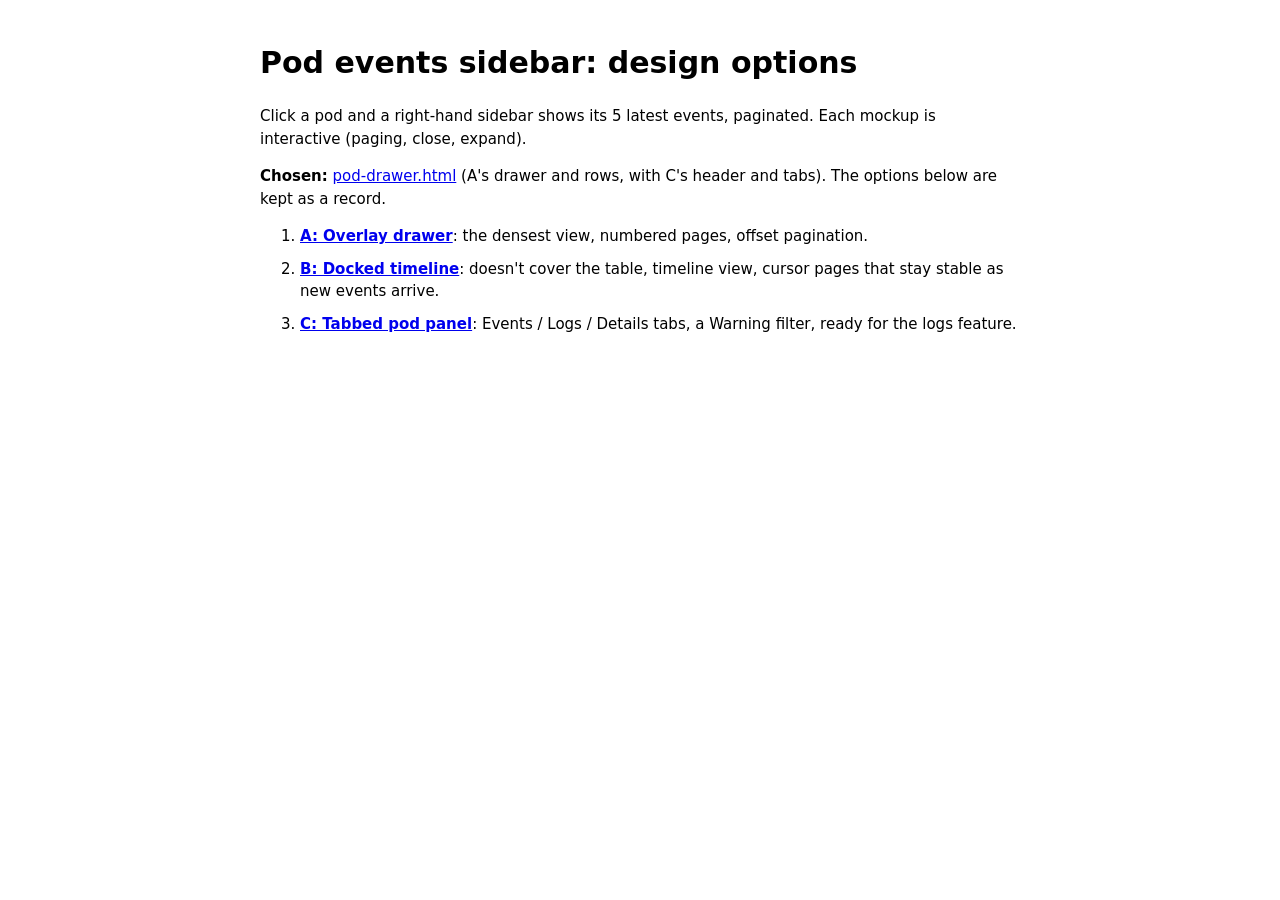
<file: docs/design/events/index.html>
<!doctype html><meta charset="utf-8"><title>Events sidebar options</title>
<style>body{font:15px/1.5 system-ui;max-width:760px;margin:40px auto;padding:0 20px}li{margin:10px 0}code{background:#f6f8fa;padding:1px 4px}</style>
<h1>Pod events sidebar: design options</h1>
<p>Click a pod and a right-hand sidebar shows its 5 latest events, paginated. Each mockup is interactive (paging, close, expand).</p>
<p><b>Chosen:</b> <a href="pod-drawer.html">pod-drawer.html</a> (A's drawer and rows, with C's header and tabs). The options below are kept as a record.</p>
<ol>
<li><a href="option-a-drawer.html"><b>A: Overlay drawer</b></a>: the densest view, numbered pages, offset pagination.</li>
<li><a href="option-b-timeline.html"><b>B: Docked timeline</b></a>: doesn't cover the table, timeline view, cursor pages that stay stable as new events arrive.</li>
<li><a href="option-c-tabbed.html"><b>C: Tabbed pod panel</b></a>: Events / Logs / Details tabs, a Warning filter, ready for the logs feature.</li>
</ol>
</file>
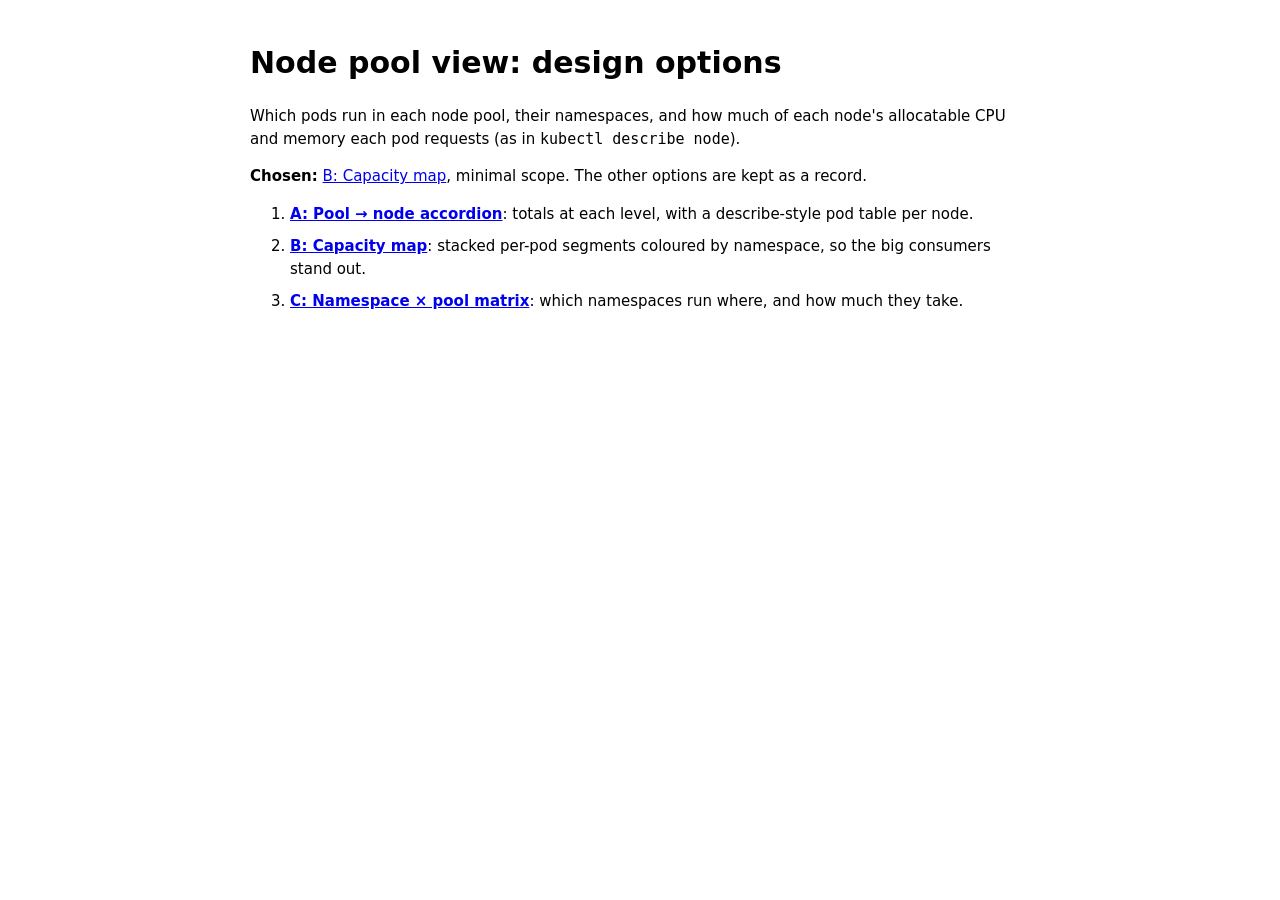
<file: docs/design/pools/index.html>
<!doctype html><meta charset="utf-8"><title>Node pool view options</title><style>body{font:15px/1.5 system-ui;max-width:780px;margin:40px auto;padding:0 20px}li{margin:10px 0}</style>
<h1>Node pool view: design options</h1><p>Which pods run in each node pool, their namespaces, and how much of each node's allocatable CPU and memory each pod requests (as in <code>kubectl describe node</code>).</p><p><b>Chosen:</b> <a href="option-b-capacity-map.html">B: Capacity map</a>, minimal scope. The other options are kept as a record.</p><ol>
<li><a href="option-a-accordion.html"><b>A: Pool → node accordion</b></a>: totals at each level, with a describe-style pod table per node.</li>
<li><a href="option-b-capacity-map.html"><b>B: Capacity map</b></a>: stacked per-pod segments coloured by namespace, so the big consumers stand out.</li>
<li><a href="option-c-namespace-matrix.html"><b>C: Namespace × pool matrix</b></a>: which namespaces run where, and how much they take.</li></ol>
</file>
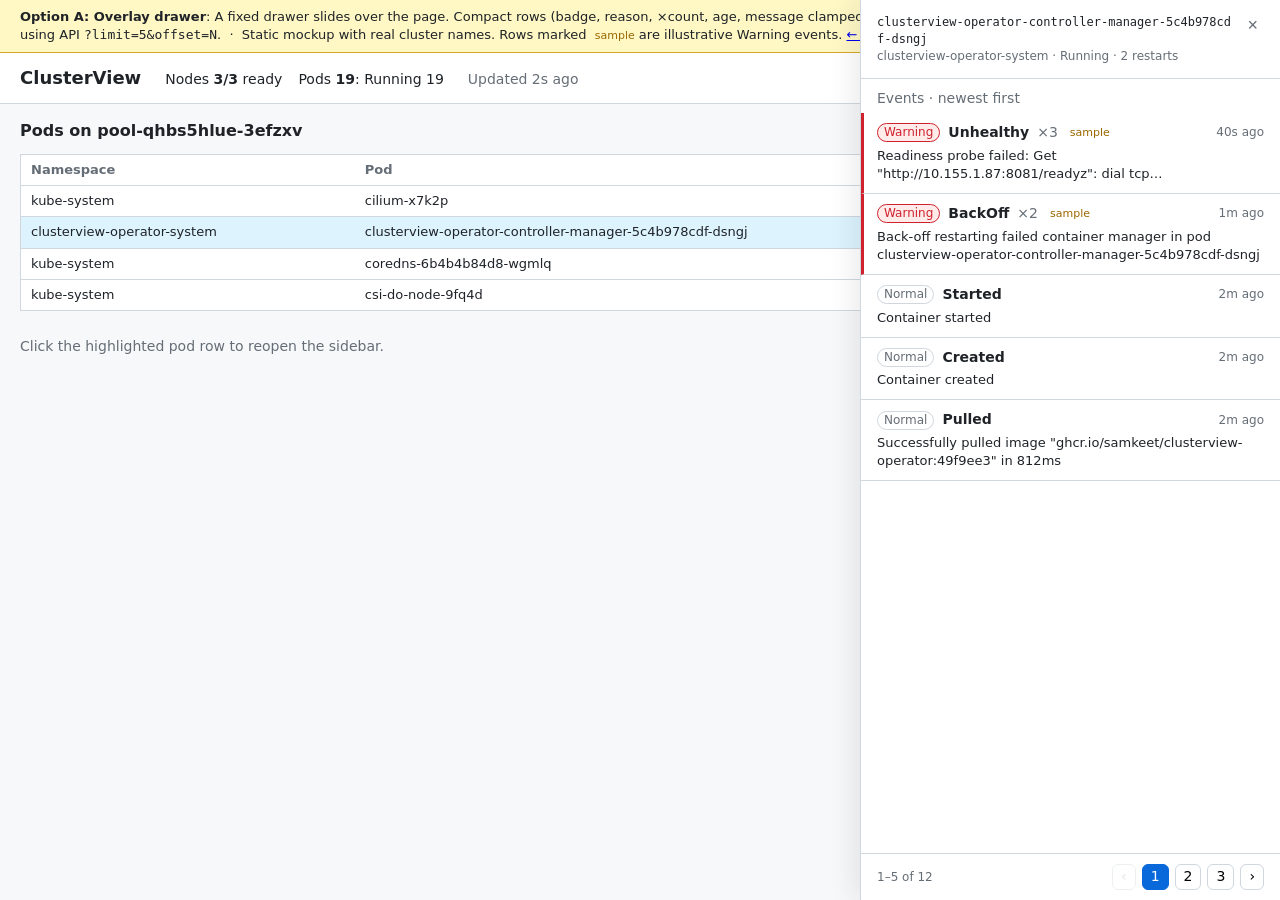
<file: docs/design/events/option-a-drawer.html>
<!doctype html><html lang="en"><head><meta charset="utf-8"><title>ClusterView: Option A: Overlay drawer</title>
<style>:root {
  --fg: #1f2328;
  --muted: #656d76;
  --border: #d0d7de;
  --bg: #f6f8fa;
  --card: #ffffff;
  --accent: #0969da;
  --ok: #1a7f37;
  --bad: #cf222e;
  --unknown: #9a6700;
}

* { box-sizing: border-box; }

body {
  margin: 0;
  font: 14px/1.4 system-ui, -apple-system, "Segoe UI", sans-serif;
  color: var(--fg);
  background: var(--bg);
}

header {
  display: flex;
  flex-wrap: wrap;
  align-items: baseline;
  gap: 8px 24px;
  padding: 12px 20px;
  background: var(--card);
  border-bottom: 1px solid var(--border);
}

h1 { font-size: 18px; margin: 0; }
h2 { font-size: 16px; margin: 0; }

.summary { display: flex; flex-wrap: wrap; gap: 6px 16px; }
.summary b { font-variant-numeric: tabular-nums; }
.updated, .muted { color: var(--muted); }

.banner {
  margin: 12px 20px 0;
  padding: 8px 12px;
  border: 1px solid var(--bad);
  border-radius: 6px;
  background: #ffebe9;
}

/* Last good data stays visible but dimmed while the API is unreachable. */
.stale { opacity: 0.5; }

main { padding: 16px 20px; display: grid; gap: 16px; }

.nodes {
  display: grid;
  grid-template-columns: repeat(auto-fill, minmax(240px, 1fr));
  gap: 12px;
}

.node {
  text-align: left;
  font: inherit;
  color: inherit;
  padding: 12px;
  background: var(--card);
  border: 1px solid var(--border);
  border-radius: 8px;
  cursor: pointer;
}
.node:hover { border-color: var(--accent); }
.node.selected { border-color: var(--accent); box-shadow: 0 0 0 2px var(--accent); }

.node-head { display: flex; flex-wrap: wrap; align-items: center; gap: 6px; margin-bottom: 8px; }
.node-name { font-weight: 600; margin-right: auto; word-break: break-all; }

.badge {
  font-size: 12px;
  padding: 1px 8px;
  border-radius: 10px;
  color: #fff;
}
.badge.Ready { background: var(--ok); }
.badge.NotReady { background: var(--bad); }
.badge.Unknown { background: var(--unknown); }
.badge.cordoned { background: var(--muted); }

.metrics { display: grid; grid-template-columns: auto 1fr; gap: 2px 12px; margin: 0; }
.metrics dt { color: var(--muted); }
.metrics dd { margin: 0; font-variant-numeric: tabular-nums; }

.pods {
  padding: 12px;
  background: var(--card);
  border: 1px solid var(--border);
  border-radius: 8px;
}
.pods-head { display: flex; align-items: center; justify-content: space-between; margin-bottom: 8px; }
.pods .banner { margin: 0 0 8px; border-color: var(--unknown); background: #fff8c5; }

table { width: 100%; border-collapse: collapse; }
th, td { text-align: left; padding: 4px 8px; border-bottom: 1px solid var(--border); }
th { color: var(--muted); font-weight: 600; }
.num { text-align: right; font-variant-numeric: tabular-nums; }
td.restarts-high { color: var(--bad); font-weight: 600; }

/* ---- mockup shell ---- */
.mock-note{margin:0;padding:8px 20px;background:#fff8c5;border-bottom:1px solid #d4a72c;font-size:13px}
.layout{display:block} .ctx{padding:16px 20px;display:grid;gap:12px}
.ctx table{width:100%;border-collapse:collapse;background:var(--card);border:1px solid var(--border);border-radius:6px}
.ctx th,.ctx td{padding:6px 10px;border-bottom:1px solid var(--border);text-align:left;font-size:13px}
.ctx tr.sel td{background:#ddf4ff} .ctx tr{cursor:pointer}
.badge{display:inline-block;padding:0 6px;border-radius:10px;font-size:12px;border:1px solid}
.b-ok{color:var(--ok);border-color:var(--ok)} .b-warn{color:var(--bad);border-color:var(--bad);background:#ffebe9} .b-norm{color:var(--muted);border-color:var(--border)}
.sample{font-size:11px;color:var(--unknown);margin-left:4px}
.pager button{font:inherit;padding:2px 8px;border:1px solid var(--border);background:var(--card);border-radius:6px;cursor:pointer}
.pager button[disabled]{opacity:.4;cursor:default} .pager button.cur{background:var(--accent);color:#fff;border-color:var(--accent)}
.x{border:0;background:none;font-size:18px;cursor:pointer;color:var(--muted)}
.mono{font-family:ui-monospace,SFMono-Regular,Menlo,monospace;font-size:12px;word-break:break-all}

.drawer{position:fixed;top:0;right:0;height:100vh;width:420px;background:var(--card);border-left:1px solid var(--border);box-shadow:-8px 0 24px rgba(0,0,0,.08);display:flex;flex-direction:column}
.drawer[hidden]{display:none}
.d-head{padding:14px 16px;border-bottom:1px solid var(--border);display:flex;gap:8px;align-items:flex-start;justify-content:space-between}
.d-body{overflow:auto;flex:1}
.ev{padding:10px 16px;border-bottom:1px solid var(--border)}
.ev.w{border-left:3px solid var(--bad);padding-left:13px}
.ev-top{display:flex;gap:8px;align-items:center}.ev-top .age{margin-left:auto;color:var(--muted);font-size:12px}
.ev-msg{color:var(--fg);font-size:13px;margin-top:4px;display:-webkit-box;-webkit-line-clamp:2;-webkit-box-orient:vertical;overflow:hidden}
.ev-msg.open{-webkit-line-clamp:unset}
.d-foot{padding:10px 16px;border-top:1px solid var(--border);display:flex;align-items:center;gap:6px}
.d-foot .muted{margin-right:auto;font-size:12px}

</style></head><body>
<p class="mock-note"><b>Option A: Overlay drawer</b>: A fixed drawer slides over the page. Compact rows (badge, reason, ×count, age, message clamped to 2 lines, click to expand). Numbered pages, 5 per page, using API <code>?limit=5&amp;offset=N</code>. &nbsp;·&nbsp; Static mockup with real cluster names. Rows marked <span class="sample">sample</span> are illustrative Warning events. <a href="index.html">← all options</a></p>
<header><h1>ClusterView</h1><div class="summary"><span>Nodes <b>3/3</b> ready</span><span>Pods <b>19</b>: Running 19</span></div><div class="updated">Updated 2s ago</div></header>
<div class="layout ">
 <div class="ctx">
  <h2>Pods on pool-qhbs5hlue-3efzxv</h2>
  <table><thead><tr><th>Namespace</th><th>Pod</th><th>Phase</th><th>Restarts</th></tr></thead><tbody>
   <tr><td>kube-system</td><td>cilium-x7k2p</td><td>Running</td><td>0</td></tr>
   <tr class="sel" onclick="openBar()"><td>clusterview-operator-system</td><td>clusterview-operator-controller-manager-5c4b978cdf-dsngj</td><td>Running</td><td>2</td></tr>
   <tr><td>kube-system</td><td>coredns-6b4b4b84d8-wgmlq</td><td>Running</td><td>0</td></tr>
   <tr><td>kube-system</td><td>csi-do-node-9fq4d</td><td>Running</td><td>0</td></tr>
  </tbody></table>
  <p class="muted">Click the highlighted pod row to reopen the sidebar.</p>
 </div>
 <aside class="drawer" id="bar" aria-label="Pod events">
 <div class="d-head"><div><div class="mono" id="pname"></div><div class="muted" style="font-size:12px" id="pmeta"></div></div><button class="x" onclick="closeBar()" aria-label="Close">×</button></div>
 <div class="d-body"><div style="padding:10px 16px 4px" class="muted">Events · newest first</div><div id="list"></div></div>
 <div class="d-foot pager" id="foot"></div>
</aside>
</div>
<script>
const POD={"ns": "clusterview-operator-system", "name": "clusterview-operator-controller-manager-5c4b978cdf-dsngj", "phase": "Running", "node": "pool-qhbs5hlue-3efzxv", "restarts": 2}; const EV=[{"type": "Warning", "reason": "Unhealthy", "msg": "Readiness probe failed: Get \"http://10.155.1.87:8081/readyz\": dial tcp 10.155.1.87:8081: connect: connection refused", "count": 3, "age": "40s", "sample": true}, {"type": "Warning", "reason": "BackOff", "msg": "Back-off restarting failed container manager in pod clusterview-operator-controller-manager-5c4b978cdf-dsngj", "count": 2, "age": "1m", "sample": true}, {"type": "Normal", "reason": "Started", "msg": "Container started", "count": 1, "age": "2m"}, {"type": "Normal", "reason": "Created", "msg": "Container created", "count": 1, "age": "2m"}, {"type": "Normal", "reason": "Pulled", "msg": "Successfully pulled image \"ghcr.io/samkeet/clusterview-operator:49f9ee3\" in 812ms", "count": 1, "age": "2m"}, {"type": "Normal", "reason": "Pulling", "msg": "Pulling image \"ghcr.io/samkeet/clusterview-operator:49f9ee3\"", "count": 1, "age": "2m"}, {"type": "Normal", "reason": "Scheduled", "msg": "Successfully assigned clusterview-operator-system/clusterview-operator-controller-manager-5c4b978cdf-dsngj to pool-qhbs5hlue-3efzxv", "count": 1, "age": "2m"}, {"type": "Warning", "reason": "Unhealthy", "msg": "Liveness probe failed: HTTP probe failed with statuscode: 500", "count": 1, "age": "6m", "sample": true}, {"type": "Normal", "reason": "Started", "msg": "Container started", "count": 1, "age": "7m"}, {"type": "Normal", "reason": "Created", "msg": "Container created", "count": 1, "age": "7m"}, {"type": "Normal", "reason": "Pulled", "msg": "Container image \"ghcr.io/samkeet/clusterview-operator:49f9ee3\" already present on machine", "count": 1, "age": "7m"}, {"type": "Normal", "reason": "Scheduled", "msg": "Successfully assigned clusterview-operator-system/clusterview-operator-controller-manager-5c4b978cdf-dsngj to pool-qhbs5hlue-3efzxv", "count": 1, "age": "7m"}]; const PAGE=5;
function esc(s){const d=document.createElement('div');d.textContent=s;return d.innerHTML}
function typeBadge(e){return e.type==='Warning'?'<span class="badge b-warn">Warning</span>':'<span class="badge b-norm">Normal</span>'}
function smp(e){return e.sample?'<span class="sample">sample</span>':''}

let p=0;
function openBar(){document.getElementById('bar').hidden=false;render()}
function closeBar(){document.getElementById('bar').hidden=true}
function render(){
 document.getElementById('pname').textContent=POD.name;
 document.getElementById('pmeta').textContent=POD.ns+' · '+POD.phase+' · '+POD.restarts+' restarts';
 const s=p*PAGE, rows=EV.slice(s,s+PAGE), pages=Math.ceil(EV.length/PAGE);
 document.getElementById('list').innerHTML=rows.map(e=>`<div class="ev ${e.type==='Warning'?'w':''}"><div class="ev-top">${typeBadge(e)}<b>${esc(e.reason)}</b>${e.count>1?`<span class="muted">×${e.count}</span>`:''}${smp(e)}<span class="age">${e.age} ago</span></div><div class="ev-msg" onclick="this.classList.toggle('open')" title="Click to expand">${esc(e.msg)}</div></div>`).join('');
 let h=`<span class="muted">${s+1}–${Math.min(s+PAGE,EV.length)} of ${EV.length}</span><button ${p==0?'disabled':''} onclick="p--;render()">‹</button>`;
 for(let i=0;i<pages;i++)h+=`<button class="${i==p?'cur':''}" onclick="p=${i};render()">${i+1}</button>`;
 document.getElementById('foot').innerHTML=h+`<button ${p>=pages-1?'disabled':''} onclick="p++;render()">›</button>`;
}
openBar();
</script></body></html>
</file>
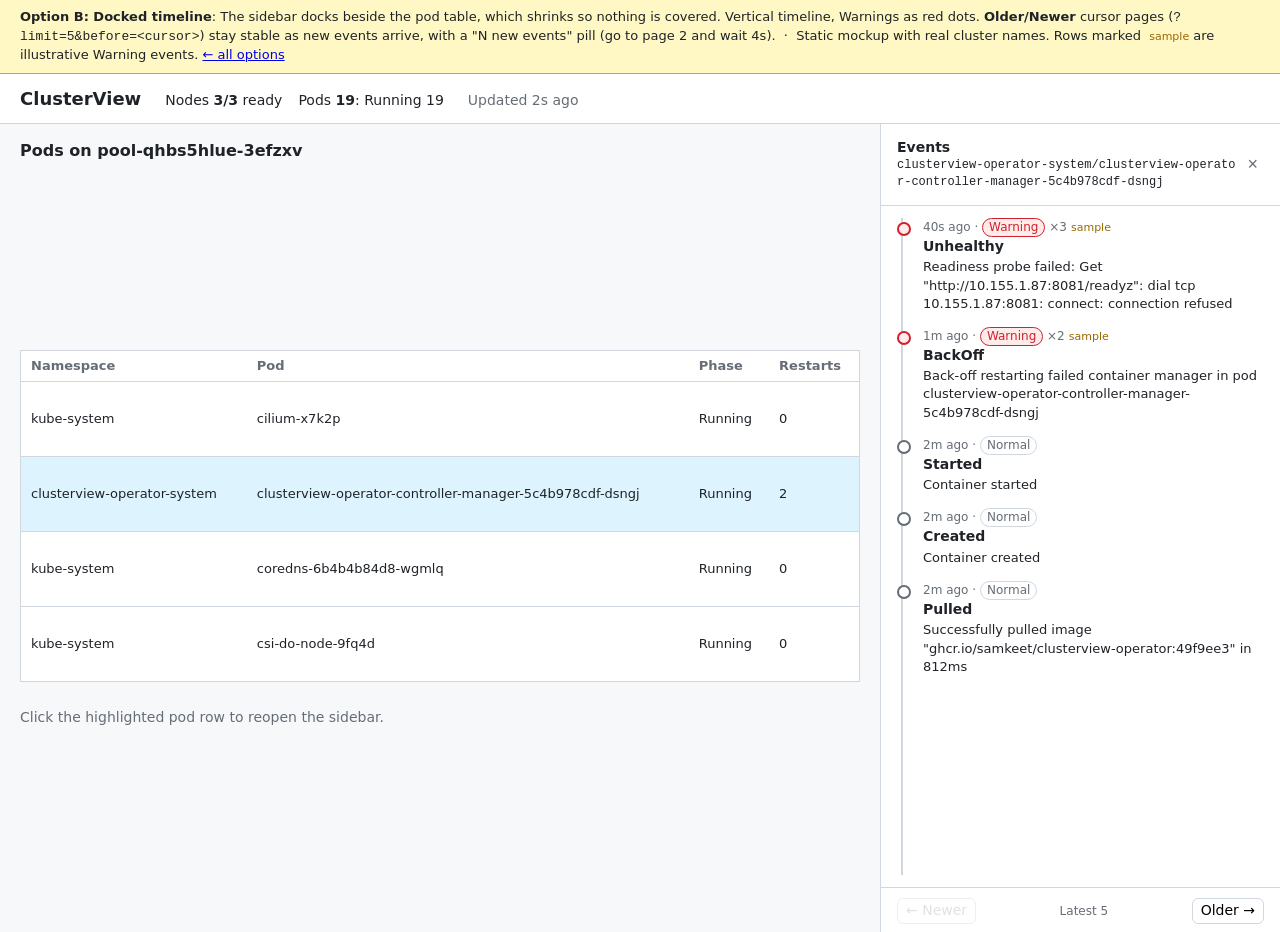
<file: docs/design/events/option-b-timeline.html>
<!doctype html><html lang="en"><head><meta charset="utf-8"><title>ClusterView: Option B: Docked timeline</title>
<style>:root {
  --fg: #1f2328;
  --muted: #656d76;
  --border: #d0d7de;
  --bg: #f6f8fa;
  --card: #ffffff;
  --accent: #0969da;
  --ok: #1a7f37;
  --bad: #cf222e;
  --unknown: #9a6700;
}

* { box-sizing: border-box; }

body {
  margin: 0;
  font: 14px/1.4 system-ui, -apple-system, "Segoe UI", sans-serif;
  color: var(--fg);
  background: var(--bg);
}

header {
  display: flex;
  flex-wrap: wrap;
  align-items: baseline;
  gap: 8px 24px;
  padding: 12px 20px;
  background: var(--card);
  border-bottom: 1px solid var(--border);
}

h1 { font-size: 18px; margin: 0; }
h2 { font-size: 16px; margin: 0; }

.summary { display: flex; flex-wrap: wrap; gap: 6px 16px; }
.summary b { font-variant-numeric: tabular-nums; }
.updated, .muted { color: var(--muted); }

.banner {
  margin: 12px 20px 0;
  padding: 8px 12px;
  border: 1px solid var(--bad);
  border-radius: 6px;
  background: #ffebe9;
}

/* Last good data stays visible but dimmed while the API is unreachable. */
.stale { opacity: 0.5; }

main { padding: 16px 20px; display: grid; gap: 16px; }

.nodes {
  display: grid;
  grid-template-columns: repeat(auto-fill, minmax(240px, 1fr));
  gap: 12px;
}

.node {
  text-align: left;
  font: inherit;
  color: inherit;
  padding: 12px;
  background: var(--card);
  border: 1px solid var(--border);
  border-radius: 8px;
  cursor: pointer;
}
.node:hover { border-color: var(--accent); }
.node.selected { border-color: var(--accent); box-shadow: 0 0 0 2px var(--accent); }

.node-head { display: flex; flex-wrap: wrap; align-items: center; gap: 6px; margin-bottom: 8px; }
.node-name { font-weight: 600; margin-right: auto; word-break: break-all; }

.badge {
  font-size: 12px;
  padding: 1px 8px;
  border-radius: 10px;
  color: #fff;
}
.badge.Ready { background: var(--ok); }
.badge.NotReady { background: var(--bad); }
.badge.Unknown { background: var(--unknown); }
.badge.cordoned { background: var(--muted); }

.metrics { display: grid; grid-template-columns: auto 1fr; gap: 2px 12px; margin: 0; }
.metrics dt { color: var(--muted); }
.metrics dd { margin: 0; font-variant-numeric: tabular-nums; }

.pods {
  padding: 12px;
  background: var(--card);
  border: 1px solid var(--border);
  border-radius: 8px;
}
.pods-head { display: flex; align-items: center; justify-content: space-between; margin-bottom: 8px; }
.pods .banner { margin: 0 0 8px; border-color: var(--unknown); background: #fff8c5; }

table { width: 100%; border-collapse: collapse; }
th, td { text-align: left; padding: 4px 8px; border-bottom: 1px solid var(--border); }
th { color: var(--muted); font-weight: 600; }
.num { text-align: right; font-variant-numeric: tabular-nums; }
td.restarts-high { color: var(--bad); font-weight: 600; }

/* ---- mockup shell ---- */
.mock-note{margin:0;padding:8px 20px;background:#fff8c5;border-bottom:1px solid #d4a72c;font-size:13px}
.layout{display:block} .ctx{padding:16px 20px;display:grid;gap:12px}
.ctx table{width:100%;border-collapse:collapse;background:var(--card);border:1px solid var(--border);border-radius:6px}
.ctx th,.ctx td{padding:6px 10px;border-bottom:1px solid var(--border);text-align:left;font-size:13px}
.ctx tr.sel td{background:#ddf4ff} .ctx tr{cursor:pointer}
.badge{display:inline-block;padding:0 6px;border-radius:10px;font-size:12px;border:1px solid}
.b-ok{color:var(--ok);border-color:var(--ok)} .b-warn{color:var(--bad);border-color:var(--bad);background:#ffebe9} .b-norm{color:var(--muted);border-color:var(--border)}
.sample{font-size:11px;color:var(--unknown);margin-left:4px}
.pager button{font:inherit;padding:2px 8px;border:1px solid var(--border);background:var(--card);border-radius:6px;cursor:pointer}
.pager button[disabled]{opacity:.4;cursor:default} .pager button.cur{background:var(--accent);color:#fff;border-color:var(--accent)}
.x{border:0;background:none;font-size:18px;cursor:pointer;color:var(--muted)}
.mono{font-family:ui-monospace,SFMono-Regular,Menlo,monospace;font-size:12px;word-break:break-all}

.layout.split{display:grid;grid-template-columns:1fr 400px;min-height:calc(100vh - 90px)}
.side{background:var(--card);border-left:1px solid var(--border);display:flex;flex-direction:column}
.s-head{padding:14px 16px;border-bottom:1px solid var(--border);display:flex;justify-content:space-between}
.pill{margin:10px 16px 0;padding:4px 10px;border-radius:12px;background:#ddf4ff;color:var(--accent);font-size:12px;cursor:pointer;align-self:flex-start;border:1px solid #54aeff}
.tl{list-style:none;margin:0;padding:12px 16px 12px 28px;flex:1;overflow:auto;position:relative}
.tl:before{content:"";position:absolute;left:20px;top:12px;bottom:12px;width:2px;background:var(--border)}
.tl li{position:relative;padding:0 0 14px 14px}
.tl li:before{content:"";position:absolute;left:-12px;top:4px;width:10px;height:10px;border-radius:50%;background:var(--card);border:2px solid var(--muted)}
.tl li.w:before{border-color:var(--bad);background:#ffebe9}
.tl .when{font-size:12px;color:var(--muted)} .tl .msg{font-size:13px;margin-top:2px}
.s-foot{padding:10px 16px;border-top:1px solid var(--border);display:flex;justify-content:space-between;align-items:center}

</style></head><body>
<p class="mock-note"><b>Option B: Docked timeline</b>: The sidebar docks beside the pod table, which shrinks so nothing is covered. Vertical timeline, Warnings as red dots. <b>Older/Newer</b> cursor pages (<code>?limit=5&amp;before=&lt;cursor&gt;</code>) stay stable as new events arrive, with a "N new events" pill (go to page 2 and wait 4s). &nbsp;·&nbsp; Static mockup with real cluster names. Rows marked <span class="sample">sample</span> are illustrative Warning events. <a href="index.html">← all options</a></p>
<header><h1>ClusterView</h1><div class="summary"><span>Nodes <b>3/3</b> ready</span><span>Pods <b>19</b>: Running 19</span></div><div class="updated">Updated 2s ago</div></header>
<div class="layout split">
 <div class="ctx">
  <h2>Pods on pool-qhbs5hlue-3efzxv</h2>
  <table><thead><tr><th>Namespace</th><th>Pod</th><th>Phase</th><th>Restarts</th></tr></thead><tbody>
   <tr><td>kube-system</td><td>cilium-x7k2p</td><td>Running</td><td>0</td></tr>
   <tr class="sel" onclick="openBar()"><td>clusterview-operator-system</td><td>clusterview-operator-controller-manager-5c4b978cdf-dsngj</td><td>Running</td><td>2</td></tr>
   <tr><td>kube-system</td><td>coredns-6b4b4b84d8-wgmlq</td><td>Running</td><td>0</td></tr>
   <tr><td>kube-system</td><td>csi-do-node-9fq4d</td><td>Running</td><td>0</td></tr>
  </tbody></table>
  <p class="muted">Click the highlighted pod row to reopen the sidebar.</p>
 </div>
 <aside class="side" id="bar" aria-label="Pod events">
 <div class="s-head"><div><b>Events</b><div class="mono" id="pname"></div></div><button class="x" onclick="closeBar()" aria-label="Close">×</button></div>
 <button class="pill" id="pill" hidden onclick="p=0;newCount=0;render()"></button>
 <ol class="tl" id="list"></ol>
 <div class="s-foot pager"><button id="newer" onclick="p--;render()">← Newer</button><span class="muted" id="range" style="font-size:12px"></span><button id="older" onclick="p++;render()">Older →</button></div>
</aside>
</div>
<script>
const POD={"ns": "clusterview-operator-system", "name": "clusterview-operator-controller-manager-5c4b978cdf-dsngj", "phase": "Running", "node": "pool-qhbs5hlue-3efzxv", "restarts": 2}; const EV=[{"type": "Warning", "reason": "Unhealthy", "msg": "Readiness probe failed: Get \"http://10.155.1.87:8081/readyz\": dial tcp 10.155.1.87:8081: connect: connection refused", "count": 3, "age": "40s", "sample": true}, {"type": "Warning", "reason": "BackOff", "msg": "Back-off restarting failed container manager in pod clusterview-operator-controller-manager-5c4b978cdf-dsngj", "count": 2, "age": "1m", "sample": true}, {"type": "Normal", "reason": "Started", "msg": "Container started", "count": 1, "age": "2m"}, {"type": "Normal", "reason": "Created", "msg": "Container created", "count": 1, "age": "2m"}, {"type": "Normal", "reason": "Pulled", "msg": "Successfully pulled image \"ghcr.io/samkeet/clusterview-operator:49f9ee3\" in 812ms", "count": 1, "age": "2m"}, {"type": "Normal", "reason": "Pulling", "msg": "Pulling image \"ghcr.io/samkeet/clusterview-operator:49f9ee3\"", "count": 1, "age": "2m"}, {"type": "Normal", "reason": "Scheduled", "msg": "Successfully assigned clusterview-operator-system/clusterview-operator-controller-manager-5c4b978cdf-dsngj to pool-qhbs5hlue-3efzxv", "count": 1, "age": "2m"}, {"type": "Warning", "reason": "Unhealthy", "msg": "Liveness probe failed: HTTP probe failed with statuscode: 500", "count": 1, "age": "6m", "sample": true}, {"type": "Normal", "reason": "Started", "msg": "Container started", "count": 1, "age": "7m"}, {"type": "Normal", "reason": "Created", "msg": "Container created", "count": 1, "age": "7m"}, {"type": "Normal", "reason": "Pulled", "msg": "Container image \"ghcr.io/samkeet/clusterview-operator:49f9ee3\" already present on machine", "count": 1, "age": "7m"}, {"type": "Normal", "reason": "Scheduled", "msg": "Successfully assigned clusterview-operator-system/clusterview-operator-controller-manager-5c4b978cdf-dsngj to pool-qhbs5hlue-3efzxv", "count": 1, "age": "7m"}]; const PAGE=5;
function esc(s){const d=document.createElement('div');d.textContent=s;return d.innerHTML}
function typeBadge(e){return e.type==='Warning'?'<span class="badge b-warn">Warning</span>':'<span class="badge b-norm">Normal</span>'}
function smp(e){return e.sample?'<span class="sample">sample</span>':''}

let p=0,newCount=0;
function openBar(){document.querySelector('.layout').classList.add('split');document.getElementById('bar').hidden=false;render()}
function closeBar(){document.querySelector('.layout').classList.remove('split');document.getElementById('bar').hidden=true}
function render(){
 document.getElementById('pname').textContent=POD.ns+'/'+POD.name;
 const s=p*PAGE, rows=EV.slice(s,s+PAGE);
 document.getElementById('list').innerHTML=rows.map(e=>`<li class="${e.type==='Warning'?'w':''}"><div class="when">${e.age} ago · ${typeBadge(e)} ${e.count>1?'×'+e.count:''}${smp(e)}</div><div><b>${esc(e.reason)}</b></div><div class="msg">${esc(e.msg)}</div></li>`).join('');
 document.getElementById('newer').disabled=p==0; document.getElementById('older').disabled=s+PAGE>=EV.length;
 document.getElementById('range').textContent=p==0?'Latest 5':'Older events';
 const pill=document.getElementById('pill'); pill.hidden=!(newCount&&p>0); pill.textContent=newCount+' new events: jump to latest';
}
openBar();
// Simulates a poll finding new events while the user is on an older page. The cursor keeps the page stable.
setTimeout(()=>{newCount=2;render()},4000);
</script></body></html>
</file>
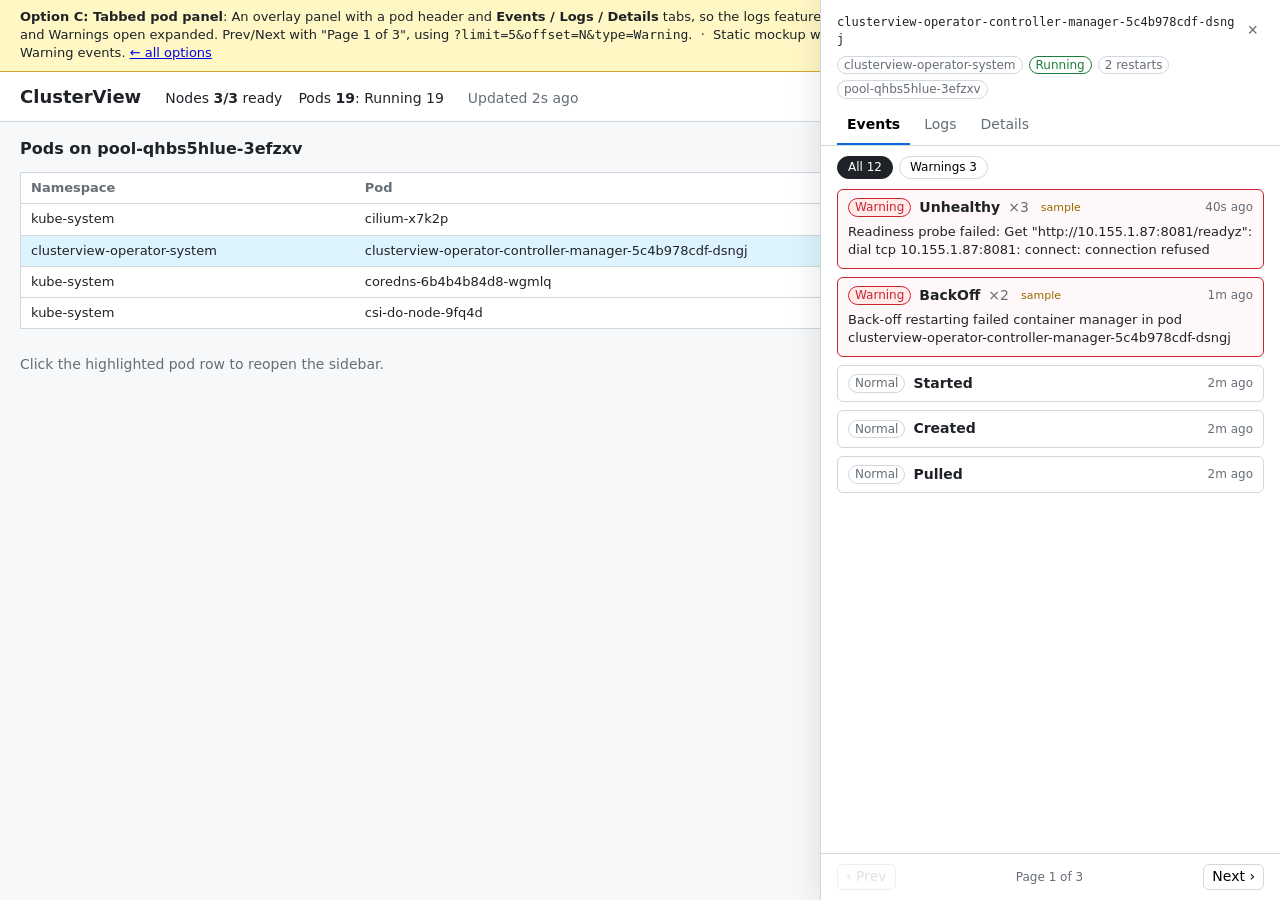
<file: docs/design/events/option-c-tabbed.html>
<!doctype html><html lang="en"><head><meta charset="utf-8"><title>ClusterView: Option C: Tabbed pod panel</title>
<style>:root {
  --fg: #1f2328;
  --muted: #656d76;
  --border: #d0d7de;
  --bg: #f6f8fa;
  --card: #ffffff;
  --accent: #0969da;
  --ok: #1a7f37;
  --bad: #cf222e;
  --unknown: #9a6700;
}

* { box-sizing: border-box; }

body {
  margin: 0;
  font: 14px/1.4 system-ui, -apple-system, "Segoe UI", sans-serif;
  color: var(--fg);
  background: var(--bg);
}

header {
  display: flex;
  flex-wrap: wrap;
  align-items: baseline;
  gap: 8px 24px;
  padding: 12px 20px;
  background: var(--card);
  border-bottom: 1px solid var(--border);
}

h1 { font-size: 18px; margin: 0; }
h2 { font-size: 16px; margin: 0; }

.summary { display: flex; flex-wrap: wrap; gap: 6px 16px; }
.summary b { font-variant-numeric: tabular-nums; }
.updated, .muted { color: var(--muted); }

.banner {
  margin: 12px 20px 0;
  padding: 8px 12px;
  border: 1px solid var(--bad);
  border-radius: 6px;
  background: #ffebe9;
}

/* Last good data stays visible but dimmed while the API is unreachable. */
.stale { opacity: 0.5; }

main { padding: 16px 20px; display: grid; gap: 16px; }

.nodes {
  display: grid;
  grid-template-columns: repeat(auto-fill, minmax(240px, 1fr));
  gap: 12px;
}

.node {
  text-align: left;
  font: inherit;
  color: inherit;
  padding: 12px;
  background: var(--card);
  border: 1px solid var(--border);
  border-radius: 8px;
  cursor: pointer;
}
.node:hover { border-color: var(--accent); }
.node.selected { border-color: var(--accent); box-shadow: 0 0 0 2px var(--accent); }

.node-head { display: flex; flex-wrap: wrap; align-items: center; gap: 6px; margin-bottom: 8px; }
.node-name { font-weight: 600; margin-right: auto; word-break: break-all; }

.badge {
  font-size: 12px;
  padding: 1px 8px;
  border-radius: 10px;
  color: #fff;
}
.badge.Ready { background: var(--ok); }
.badge.NotReady { background: var(--bad); }
.badge.Unknown { background: var(--unknown); }
.badge.cordoned { background: var(--muted); }

.metrics { display: grid; grid-template-columns: auto 1fr; gap: 2px 12px; margin: 0; }
.metrics dt { color: var(--muted); }
.metrics dd { margin: 0; font-variant-numeric: tabular-nums; }

.pods {
  padding: 12px;
  background: var(--card);
  border: 1px solid var(--border);
  border-radius: 8px;
}
.pods-head { display: flex; align-items: center; justify-content: space-between; margin-bottom: 8px; }
.pods .banner { margin: 0 0 8px; border-color: var(--unknown); background: #fff8c5; }

table { width: 100%; border-collapse: collapse; }
th, td { text-align: left; padding: 4px 8px; border-bottom: 1px solid var(--border); }
th { color: var(--muted); font-weight: 600; }
.num { text-align: right; font-variant-numeric: tabular-nums; }
td.restarts-high { color: var(--bad); font-weight: 600; }

/* ---- mockup shell ---- */
.mock-note{margin:0;padding:8px 20px;background:#fff8c5;border-bottom:1px solid #d4a72c;font-size:13px}
.layout{display:block} .ctx{padding:16px 20px;display:grid;gap:12px}
.ctx table{width:100%;border-collapse:collapse;background:var(--card);border:1px solid var(--border);border-radius:6px}
.ctx th,.ctx td{padding:6px 10px;border-bottom:1px solid var(--border);text-align:left;font-size:13px}
.ctx tr.sel td{background:#ddf4ff} .ctx tr{cursor:pointer}
.badge{display:inline-block;padding:0 6px;border-radius:10px;font-size:12px;border:1px solid}
.b-ok{color:var(--ok);border-color:var(--ok)} .b-warn{color:var(--bad);border-color:var(--bad);background:#ffebe9} .b-norm{color:var(--muted);border-color:var(--border)}
.sample{font-size:11px;color:var(--unknown);margin-left:4px}
.pager button{font:inherit;padding:2px 8px;border:1px solid var(--border);background:var(--card);border-radius:6px;cursor:pointer}
.pager button[disabled]{opacity:.4;cursor:default} .pager button.cur{background:var(--accent);color:#fff;border-color:var(--accent)}
.x{border:0;background:none;font-size:18px;cursor:pointer;color:var(--muted)}
.mono{font-family:ui-monospace,SFMono-Regular,Menlo,monospace;font-size:12px;word-break:break-all}

.panel{position:fixed;top:0;right:0;height:100vh;width:460px;background:var(--card);border-left:1px solid var(--border);box-shadow:-8px 0 24px rgba(0,0,0,.08);display:flex;flex-direction:column}
.p-head{padding:14px 16px 0;display:flex;justify-content:space-between}
.facts{display:flex;gap:6px;flex-wrap:wrap;padding:8px 16px}
.tabs{display:flex;gap:4px;padding:0 16px;border-bottom:1px solid var(--border)}
.tab{padding:8px 10px;border:0;background:none;font:inherit;cursor:pointer;border-bottom:2px solid transparent}
.tab.on{border-color:var(--accent);font-weight:600}.tab[disabled]{color:var(--muted);cursor:default}
.chips{display:flex;gap:6px;padding:10px 16px}
.chip{padding:2px 10px;border-radius:12px;border:1px solid var(--border);background:var(--card);cursor:pointer;font:inherit;font-size:12px}
.chip.on{background:var(--fg);color:#fff;border-color:var(--fg)}
.cards{padding:0 16px;flex:1;overflow:auto;display:grid;gap:8px;align-content:start}
.card{border:1px solid var(--border);border-radius:6px;padding:8px 10px}
.card.w{border-color:var(--bad);background:#fff8f8}
.card summary{cursor:pointer;display:flex;gap:8px;align-items:center;list-style:none}
.card summary .age{margin-left:auto;color:var(--muted);font-size:12px}
.card p{margin:6px 0 0;font-size:13px}
.p-foot{padding:10px 16px;border-top:1px solid var(--border);display:flex;justify-content:space-between;align-items:center}

</style></head><body>
<p class="mock-note"><b>Option C: Tabbed pod panel</b>: An overlay panel with a pod header and <b>Events / Logs / Details</b> tabs, so the logs feature drops in later. Filter chips All/Warnings. Cards collapse to one line, and Warnings open expanded. Prev/Next with "Page 1 of 3", using <code>?limit=5&amp;offset=N&amp;type=Warning</code>. &nbsp;·&nbsp; Static mockup with real cluster names. Rows marked <span class="sample">sample</span> are illustrative Warning events. <a href="index.html">← all options</a></p>
<header><h1>ClusterView</h1><div class="summary"><span>Nodes <b>3/3</b> ready</span><span>Pods <b>19</b>: Running 19</span></div><div class="updated">Updated 2s ago</div></header>
<div class="layout ">
 <div class="ctx">
  <h2>Pods on pool-qhbs5hlue-3efzxv</h2>
  <table><thead><tr><th>Namespace</th><th>Pod</th><th>Phase</th><th>Restarts</th></tr></thead><tbody>
   <tr><td>kube-system</td><td>cilium-x7k2p</td><td>Running</td><td>0</td></tr>
   <tr class="sel" onclick="openBar()"><td>clusterview-operator-system</td><td>clusterview-operator-controller-manager-5c4b978cdf-dsngj</td><td>Running</td><td>2</td></tr>
   <tr><td>kube-system</td><td>coredns-6b4b4b84d8-wgmlq</td><td>Running</td><td>0</td></tr>
   <tr><td>kube-system</td><td>csi-do-node-9fq4d</td><td>Running</td><td>0</td></tr>
  </tbody></table>
  <p class="muted">Click the highlighted pod row to reopen the sidebar.</p>
 </div>
 <aside class="panel" id="bar" aria-label="Pod details">
 <div class="p-head"><div class="mono" id="pname"></div><button class="x" onclick="closeBar()" aria-label="Close">×</button></div>
 <div class="facts" id="facts"></div>
 <nav class="tabs"><button class="tab on">Events</button><button class="tab" disabled title="Next feature">Logs</button><button class="tab" disabled>Details</button></nav>
 <div class="chips" id="chips"></div>
 <div class="cards" id="list"></div>
 <div class="p-foot pager"><button id="prev" onclick="p--;render()">‹ Prev</button><span class="muted" id="range" style="font-size:12px"></span><button id="next" onclick="p++;render()">Next ›</button></div>
</aside>
</div>
<script>
const POD={"ns": "clusterview-operator-system", "name": "clusterview-operator-controller-manager-5c4b978cdf-dsngj", "phase": "Running", "node": "pool-qhbs5hlue-3efzxv", "restarts": 2}; const EV=[{"type": "Warning", "reason": "Unhealthy", "msg": "Readiness probe failed: Get \"http://10.155.1.87:8081/readyz\": dial tcp 10.155.1.87:8081: connect: connection refused", "count": 3, "age": "40s", "sample": true}, {"type": "Warning", "reason": "BackOff", "msg": "Back-off restarting failed container manager in pod clusterview-operator-controller-manager-5c4b978cdf-dsngj", "count": 2, "age": "1m", "sample": true}, {"type": "Normal", "reason": "Started", "msg": "Container started", "count": 1, "age": "2m"}, {"type": "Normal", "reason": "Created", "msg": "Container created", "count": 1, "age": "2m"}, {"type": "Normal", "reason": "Pulled", "msg": "Successfully pulled image \"ghcr.io/samkeet/clusterview-operator:49f9ee3\" in 812ms", "count": 1, "age": "2m"}, {"type": "Normal", "reason": "Pulling", "msg": "Pulling image \"ghcr.io/samkeet/clusterview-operator:49f9ee3\"", "count": 1, "age": "2m"}, {"type": "Normal", "reason": "Scheduled", "msg": "Successfully assigned clusterview-operator-system/clusterview-operator-controller-manager-5c4b978cdf-dsngj to pool-qhbs5hlue-3efzxv", "count": 1, "age": "2m"}, {"type": "Warning", "reason": "Unhealthy", "msg": "Liveness probe failed: HTTP probe failed with statuscode: 500", "count": 1, "age": "6m", "sample": true}, {"type": "Normal", "reason": "Started", "msg": "Container started", "count": 1, "age": "7m"}, {"type": "Normal", "reason": "Created", "msg": "Container created", "count": 1, "age": "7m"}, {"type": "Normal", "reason": "Pulled", "msg": "Container image \"ghcr.io/samkeet/clusterview-operator:49f9ee3\" already present on machine", "count": 1, "age": "7m"}, {"type": "Normal", "reason": "Scheduled", "msg": "Successfully assigned clusterview-operator-system/clusterview-operator-controller-manager-5c4b978cdf-dsngj to pool-qhbs5hlue-3efzxv", "count": 1, "age": "7m"}]; const PAGE=5;
function esc(s){const d=document.createElement('div');d.textContent=s;return d.innerHTML}
function typeBadge(e){return e.type==='Warning'?'<span class="badge b-warn">Warning</span>':'<span class="badge b-norm">Normal</span>'}
function smp(e){return e.sample?'<span class="sample">sample</span>':''}

let p=0,only=false;
function openBar(){document.getElementById('bar').hidden=false;render()}
function closeBar(){document.getElementById('bar').hidden=true}
function render(){
 document.getElementById('pname').textContent=POD.name;
 document.getElementById('facts').innerHTML=`<span class="badge b-norm">${esc(POD.ns)}</span><span class="badge b-ok">${POD.phase}</span><span class="badge b-norm">${POD.restarts} restarts</span><span class="badge b-norm">${POD.node}</span>`;
 const list=only?EV.filter(e=>e.type==='Warning'):EV, warn=EV.filter(e=>e.type==='Warning').length;
 document.getElementById('chips').innerHTML=`<button class="chip ${only?'':'on'}" onclick="only=false;p=0;render()">All ${EV.length}</button><button class="chip ${only?'on':''}" onclick="only=true;p=0;render()">Warnings ${warn}</button>`;
 const s=p*PAGE, rows=list.slice(s,s+PAGE), pages=Math.max(1,Math.ceil(list.length/PAGE));
 document.getElementById('list').innerHTML=rows.map(e=>`<details class="card ${e.type==='Warning'?'w':''}" ${e.type==='Warning'?'open':''}><summary>${typeBadge(e)}<b>${esc(e.reason)}</b>${e.count>1?'<span class="muted">×'+e.count+'</span>':''}${smp(e)}<span class="age">${e.age} ago</span></summary><p>${esc(e.msg)}</p></details>`).join('');
 document.getElementById('prev').disabled=p==0; document.getElementById('next').disabled=p>=pages-1;
 document.getElementById('range').textContent=`Page ${p+1} of ${pages}`;
}
openBar();
</script></body></html>
</file>
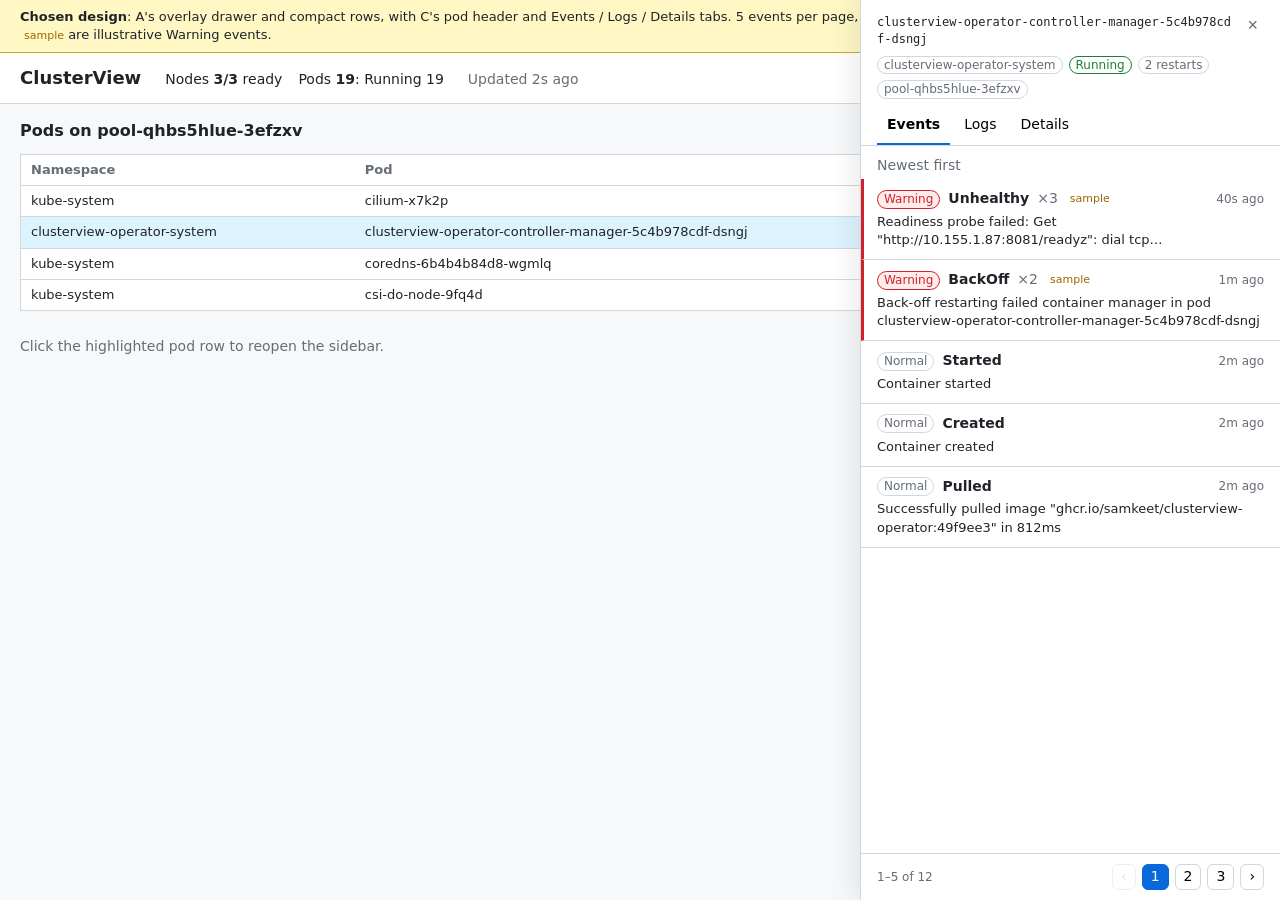
<file: docs/design/events/pod-drawer.html>
<!doctype html><html lang="en"><head><meta charset="utf-8"><title>ClusterView: pod drawer (chosen design)</title>
<style>:root {
  --fg: #1f2328;
  --muted: #656d76;
  --border: #d0d7de;
  --bg: #f6f8fa;
  --card: #ffffff;
  --accent: #0969da;
  --ok: #1a7f37;
  --bad: #cf222e;
  --unknown: #9a6700;
}

* { box-sizing: border-box; }

body {
  margin: 0;
  font: 14px/1.4 system-ui, -apple-system, "Segoe UI", sans-serif;
  color: var(--fg);
  background: var(--bg);
}

header {
  display: flex;
  flex-wrap: wrap;
  align-items: baseline;
  gap: 8px 24px;
  padding: 12px 20px;
  background: var(--card);
  border-bottom: 1px solid var(--border);
}

h1 { font-size: 18px; margin: 0; }
h2 { font-size: 16px; margin: 0; }

.summary { display: flex; flex-wrap: wrap; gap: 6px 16px; }
.summary b { font-variant-numeric: tabular-nums; }
.updated, .muted { color: var(--muted); }

.banner {
  margin: 12px 20px 0;
  padding: 8px 12px;
  border: 1px solid var(--bad);
  border-radius: 6px;
  background: #ffebe9;
}

/* Last good data stays visible but dimmed while the API is unreachable. */
.stale { opacity: 0.5; }

main { padding: 16px 20px; display: grid; gap: 16px; }

.nodes {
  display: grid;
  grid-template-columns: repeat(auto-fill, minmax(240px, 1fr));
  gap: 12px;
}

.node {
  text-align: left;
  font: inherit;
  color: inherit;
  padding: 12px;
  background: var(--card);
  border: 1px solid var(--border);
  border-radius: 8px;
  cursor: pointer;
}
.node:hover { border-color: var(--accent); }
.node.selected { border-color: var(--accent); box-shadow: 0 0 0 2px var(--accent); }

.node-head { display: flex; flex-wrap: wrap; align-items: center; gap: 6px; margin-bottom: 8px; }
.node-name { font-weight: 600; margin-right: auto; word-break: break-all; }

.badge {
  font-size: 12px;
  padding: 1px 8px;
  border-radius: 10px;
  color: #fff;
}
.badge.Ready { background: var(--ok); }
.badge.NotReady { background: var(--bad); }
.badge.Unknown { background: var(--unknown); }
.badge.cordoned { background: var(--muted); }

.metrics { display: grid; grid-template-columns: auto 1fr; gap: 2px 12px; margin: 0; }
.metrics dt { color: var(--muted); }
.metrics dd { margin: 0; font-variant-numeric: tabular-nums; }

.pods {
  padding: 12px;
  background: var(--card);
  border: 1px solid var(--border);
  border-radius: 8px;
}
.pods-head { display: flex; align-items: center; justify-content: space-between; margin-bottom: 8px; }
.pods .banner { margin: 0 0 8px; border-color: var(--unknown); background: #fff8c5; }

table { width: 100%; border-collapse: collapse; }
th, td { text-align: left; padding: 4px 8px; border-bottom: 1px solid var(--border); }
th { color: var(--muted); font-weight: 600; }
.num { text-align: right; font-variant-numeric: tabular-nums; }
td.restarts-high { color: var(--bad); font-weight: 600; }

/* ---- mockup shell ---- */
.mock-note{margin:0;padding:8px 20px;background:#fff8c5;border-bottom:1px solid #d4a72c;font-size:13px}
.layout{display:block} .ctx{padding:16px 20px;display:grid;gap:12px}
.ctx table{width:100%;border-collapse:collapse;background:var(--card);border:1px solid var(--border);border-radius:6px}
.ctx th,.ctx td{padding:6px 10px;border-bottom:1px solid var(--border);text-align:left;font-size:13px}
.ctx tr.sel td{background:#ddf4ff} .ctx tr{cursor:pointer}
.badge{display:inline-block;padding:0 6px;border-radius:10px;font-size:12px;border:1px solid}
.b-ok{color:var(--ok);border-color:var(--ok)} .b-warn{color:var(--bad);border-color:var(--bad);background:#ffebe9} .b-norm{color:var(--muted);border-color:var(--border)}
.sample{font-size:11px;color:var(--unknown);margin-left:4px}
.pager button{font:inherit;padding:2px 8px;border:1px solid var(--border);background:var(--card);border-radius:6px;cursor:pointer}
.pager button[disabled]{opacity:.4;cursor:default} .pager button.cur{background:var(--accent);color:#fff;border-color:var(--accent)}
.x{border:0;background:none;font-size:18px;cursor:pointer;color:var(--muted)}
.mono{font-family:ui-monospace,SFMono-Regular,Menlo,monospace;font-size:12px;word-break:break-all}

.drawer{position:fixed;top:0;right:0;height:100vh;width:420px;background:var(--card);border-left:1px solid var(--border);box-shadow:-8px 0 24px rgba(0,0,0,.08);display:flex;flex-direction:column}
.drawer[hidden]{display:none}
.d-head{padding:14px 16px 0;display:flex;gap:8px;align-items:flex-start;justify-content:space-between}
.d-body{overflow:auto;flex:1}
.facts{display:flex;gap:6px;flex-wrap:wrap;padding:8px 16px}
.tabs{display:flex;gap:4px;padding:0 16px;border-bottom:1px solid var(--border)}
.tab{padding:8px 10px;border:0;background:none;font:inherit;cursor:pointer;border-bottom:2px solid transparent}
.tab.on{border-color:var(--accent);font-weight:600}
.ev{padding:10px 16px;border-bottom:1px solid var(--border)}
.ev.w{border-left:3px solid var(--bad);padding-left:13px}
.ev-top{display:flex;gap:8px;align-items:center}.ev-top .age{margin-left:auto;color:var(--muted);font-size:12px}
.ev-msg{color:var(--fg);font-size:13px;margin-top:4px;display:-webkit-box;-webkit-line-clamp:2;-webkit-box-orient:vertical;overflow:hidden}
.ev-msg.open{-webkit-line-clamp:unset}
.d-foot{padding:10px 16px;border-top:1px solid var(--border);display:flex;align-items:center;gap:6px}
.d-foot .muted{margin-right:auto;font-size:12px}

</style></head><body>
<p class="mock-note"><b>Chosen design</b>: A's overlay drawer and compact rows, with C's pod header and Events / Logs / Details tabs. 5 events per page, numbered pages (<code>?limit=5&amp;offset=N</code>). Rows marked <span class="sample">sample</span> are illustrative Warning events.</p>
<header><h1>ClusterView</h1><div class="summary"><span>Nodes <b>3/3</b> ready</span><span>Pods <b>19</b>: Running 19</span></div><div class="updated">Updated 2s ago</div></header>
<div class="layout ">
 <div class="ctx">
  <h2>Pods on pool-qhbs5hlue-3efzxv</h2>
  <table><thead><tr><th>Namespace</th><th>Pod</th><th>Phase</th><th>Restarts</th></tr></thead><tbody>
   <tr><td>kube-system</td><td>cilium-x7k2p</td><td>Running</td><td>0</td></tr>
   <tr class="sel" onclick="openBar()"><td>clusterview-operator-system</td><td>clusterview-operator-controller-manager-5c4b978cdf-dsngj</td><td>Running</td><td>2</td></tr>
   <tr><td>kube-system</td><td>coredns-6b4b4b84d8-wgmlq</td><td>Running</td><td>0</td></tr>
   <tr><td>kube-system</td><td>csi-do-node-9fq4d</td><td>Running</td><td>0</td></tr>
  </tbody></table>
  <p class="muted">Click the highlighted pod row to reopen the sidebar.</p>
 </div>
 <aside class="drawer" id="bar" aria-label="Pod events">
 <div class="d-head"><div class="mono" id="pname"></div><button class="x" onclick="closeBar()" aria-label="Close">×</button></div>
 <div class="facts" id="facts"></div>
 <nav class="tabs" role="tablist"><button class="tab on" role="tab" aria-selected="true" data-t="events">Events</button><button class="tab" role="tab" data-t="logs">Logs</button><button class="tab" role="tab" data-t="details">Details</button></nav>
 <div class="d-body">
  <div data-p="events"><div style="padding:10px 16px 4px" class="muted">Newest first</div><div id="list"></div></div>
  <div data-p="logs" hidden><p class="muted" style="padding:16px">Pod logs land here (next feature): container picker, last 200 lines, "previous" toggle.</p></div>
  <div data-p="details" hidden><dl id="details" style="padding:8px 16px;display:grid;grid-template-columns:max-content 1fr;gap:6px 12px;font-size:13px"></dl></div>
 </div>
 <div class="d-foot pager" id="foot"></div>
</aside>
</div>
<script>
const POD={"ns": "clusterview-operator-system", "name": "clusterview-operator-controller-manager-5c4b978cdf-dsngj", "phase": "Running", "node": "pool-qhbs5hlue-3efzxv", "restarts": 2}; const EV=[{"type": "Warning", "reason": "Unhealthy", "msg": "Readiness probe failed: Get \"http://10.155.1.87:8081/readyz\": dial tcp 10.155.1.87:8081: connect: connection refused", "count": 3, "age": "40s", "sample": true}, {"type": "Warning", "reason": "BackOff", "msg": "Back-off restarting failed container manager in pod clusterview-operator-controller-manager-5c4b978cdf-dsngj", "count": 2, "age": "1m", "sample": true}, {"type": "Normal", "reason": "Started", "msg": "Container started", "count": 1, "age": "2m"}, {"type": "Normal", "reason": "Created", "msg": "Container created", "count": 1, "age": "2m"}, {"type": "Normal", "reason": "Pulled", "msg": "Successfully pulled image \"ghcr.io/samkeet/clusterview-operator:49f9ee3\" in 812ms", "count": 1, "age": "2m"}, {"type": "Normal", "reason": "Pulling", "msg": "Pulling image \"ghcr.io/samkeet/clusterview-operator:49f9ee3\"", "count": 1, "age": "2m"}, {"type": "Normal", "reason": "Scheduled", "msg": "Successfully assigned clusterview-operator-system/clusterview-operator-controller-manager-5c4b978cdf-dsngj to pool-qhbs5hlue-3efzxv", "count": 1, "age": "2m"}, {"type": "Warning", "reason": "Unhealthy", "msg": "Liveness probe failed: HTTP probe failed with statuscode: 500", "count": 1, "age": "6m", "sample": true}, {"type": "Normal", "reason": "Started", "msg": "Container started", "count": 1, "age": "7m"}, {"type": "Normal", "reason": "Created", "msg": "Container created", "count": 1, "age": "7m"}, {"type": "Normal", "reason": "Pulled", "msg": "Container image \"ghcr.io/samkeet/clusterview-operator:49f9ee3\" already present on machine", "count": 1, "age": "7m"}, {"type": "Normal", "reason": "Scheduled", "msg": "Successfully assigned clusterview-operator-system/clusterview-operator-controller-manager-5c4b978cdf-dsngj to pool-qhbs5hlue-3efzxv", "count": 1, "age": "7m"}]; const PAGE=5;
function esc(s){const d=document.createElement('div');d.textContent=s;return d.innerHTML}
function typeBadge(e){return e.type==='Warning'?'<span class="badge b-warn">Warning</span>':'<span class="badge b-norm">Normal</span>'}
function smp(e){return e.sample?'<span class="sample">sample</span>':''}

let p=0;
function openBar(){document.getElementById('bar').hidden=false;render()}
function closeBar(){document.getElementById('bar').hidden=true}
function render(){
 document.getElementById('pname').textContent=POD.name;
 document.getElementById('facts').innerHTML=`<span class="badge b-norm">${esc(POD.ns)}</span><span class="badge b-ok">${POD.phase}</span><span class="badge b-norm">${POD.restarts} restarts</span><span class="badge b-norm">${POD.node}</span>`;
 document.getElementById('details').innerHTML=[['Namespace',POD.ns],['Node',POD.node],['Phase',POD.phase],['Restarts',POD.restarts]].map(([k,v])=>`<dt class="muted">${k}</dt><dd style="margin:0">${esc(String(v))}</dd>`).join('');
 const s=p*PAGE, rows=EV.slice(s,s+PAGE), pages=Math.ceil(EV.length/PAGE);
 document.getElementById('list').innerHTML=rows.map(e=>`<div class="ev ${e.type==='Warning'?'w':''}"><div class="ev-top">${typeBadge(e)}<b>${esc(e.reason)}</b>${e.count>1?`<span class="muted">×${e.count}</span>`:''}${smp(e)}<span class="age">${e.age} ago</span></div><div class="ev-msg" onclick="this.classList.toggle('open')" title="Click to expand">${esc(e.msg)}</div></div>`).join('');
 let h=`<span class="muted">${s+1}–${Math.min(s+PAGE,EV.length)} of ${EV.length}</span><button ${p==0?'disabled':''} onclick="p--;render()">‹</button>`;
 for(let i=0;i<pages;i++)h+=`<button class="${i==p?'cur':''}" onclick="p=${i};render()">${i+1}</button>`;
 document.getElementById('foot').innerHTML=h+`<button ${p>=pages-1?'disabled':''} onclick="p++;render()">›</button>`;
}
document.querySelectorAll('.tab').forEach(t=>t.onclick=()=>{document.querySelectorAll('.tab').forEach(x=>{x.classList.toggle('on',x===t);x.setAttribute('aria-selected',x===t)});document.querySelectorAll('[data-p]').forEach(p=>p.hidden=p.dataset.p!==t.dataset.t)});
openBar();
</script></body></html>
</file>
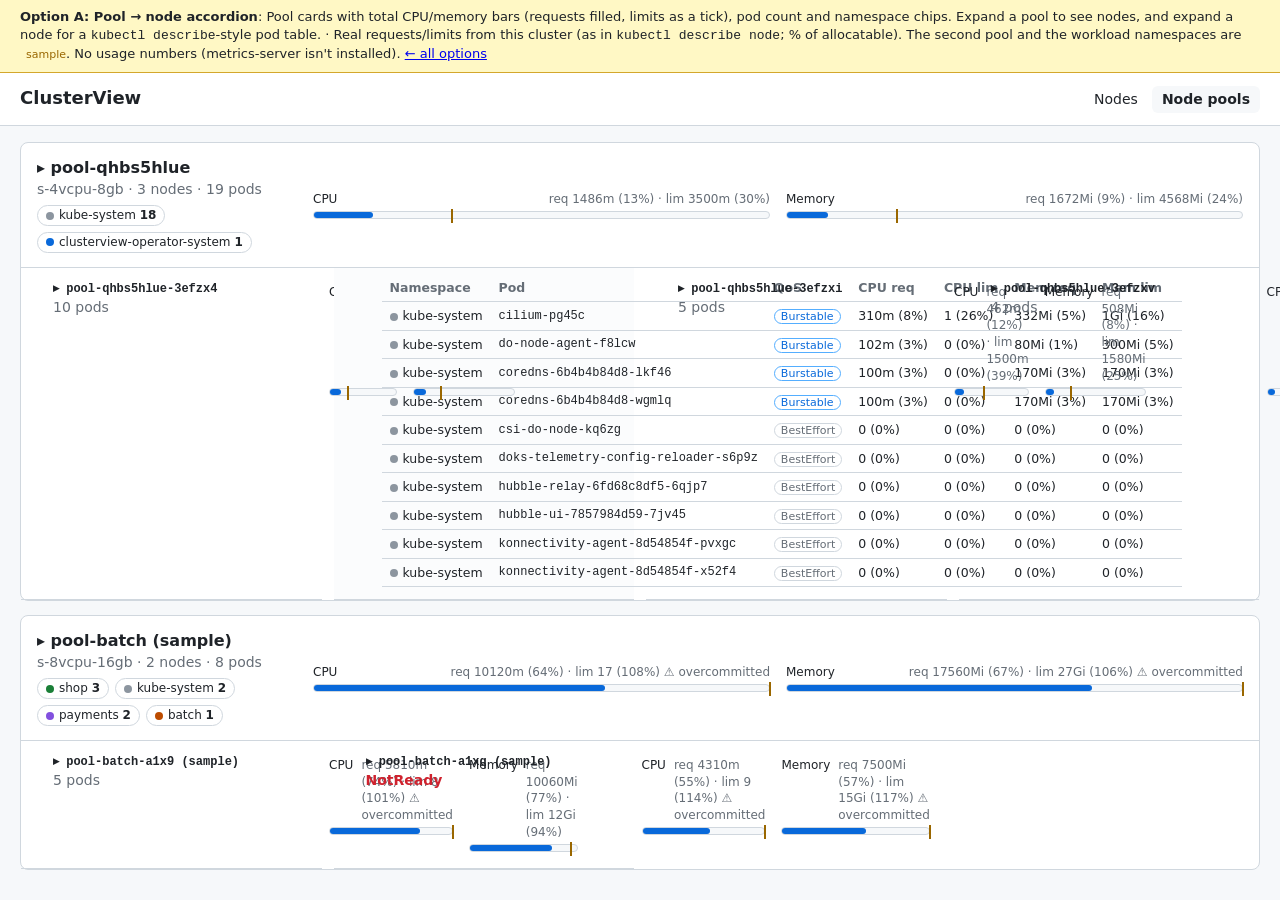
<file: docs/design/pools/option-a-accordion.html>
<!doctype html><html lang="en"><head><meta charset="utf-8"><title>ClusterView: Option A: Pool → node accordion</title><style>:root {
  --fg: #1f2328;
  --muted: #656d76;
  --border: #d0d7de;
  --bg: #f6f8fa;
  --card: #ffffff;
  --accent: #0969da;
  --ok: #1a7f37;
  --bad: #cf222e;
  --unknown: #9a6700;
}

* { box-sizing: border-box; }

body {
  margin: 0;
  font: 14px/1.4 system-ui, -apple-system, "Segoe UI", sans-serif;
  color: var(--fg);
  background: var(--bg);
}

header {
  display: flex;
  flex-wrap: wrap;
  align-items: baseline;
  gap: 8px 24px;
  padding: 12px 20px;
  background: var(--card);
  border-bottom: 1px solid var(--border);
}

h1 { font-size: 18px; margin: 0; }
h2 { font-size: 16px; margin: 0; }

.summary { display: flex; flex-wrap: wrap; gap: 6px 16px; }
.summary b { font-variant-numeric: tabular-nums; }
.updated, .muted { color: var(--muted); }

.banner {
  margin: 12px 20px 0;
  padding: 8px 12px;
  border: 1px solid var(--bad);
  border-radius: 6px;
  background: #ffebe9;
}

/* Last good data stays visible but dimmed while the API is unreachable. */
.stale { opacity: 0.5; }

main { padding: 16px 20px; display: grid; gap: 16px; }

.nodes {
  display: grid;
  grid-template-columns: repeat(auto-fill, minmax(240px, 1fr));
  gap: 12px;
}

.node {
  text-align: left;
  font: inherit;
  color: inherit;
  padding: 12px;
  background: var(--card);
  border: 1px solid var(--border);
  border-radius: 8px;
  cursor: pointer;
}
.node:hover { border-color: var(--accent); }
.node.selected { border-color: var(--accent); box-shadow: 0 0 0 2px var(--accent); }

.node-head { display: flex; flex-wrap: wrap; align-items: center; gap: 6px; margin-bottom: 8px; }
.node-name { font-weight: 600; margin-right: auto; word-break: break-all; }

.badge {
  font-size: 12px;
  padding: 1px 8px;
  border-radius: 10px;
  color: #fff;
}
.badge.Ready { background: var(--ok); }
.badge.NotReady { background: var(--bad); }
.badge.Unknown { background: var(--unknown); }
.badge.cordoned { background: var(--muted); }

.metrics { display: grid; grid-template-columns: auto 1fr; gap: 2px 12px; margin: 0; }
.metrics dt { color: var(--muted); }
.metrics dd { margin: 0; font-variant-numeric: tabular-nums; }

.pods {
  padding: 12px;
  background: var(--card);
  border: 1px solid var(--border);
  border-radius: 8px;
}
.pods-head { display: flex; align-items: center; justify-content: space-between; margin-bottom: 8px; }
.pods .banner { margin: 0 0 8px; border-color: var(--unknown); background: #fff8c5; }

table { width: 100%; border-collapse: collapse; }
th, td { text-align: left; padding: 4px 8px; border-bottom: 1px solid var(--border); }
th { color: var(--muted); font-weight: 600; }
.num { text-align: right; font-variant-numeric: tabular-nums; }
td.restarts-high { color: var(--bad); font-weight: 600; }

.mock-note{margin:0;padding:8px 20px;background:#fff8c5;border-bottom:1px solid #d4a72c;font-size:13px}
nav.top{display:flex;gap:4px;margin-left:auto}nav.top a{padding:4px 10px;border-radius:6px;color:var(--fg);text-decoration:none}nav.top a.on{background:var(--bg);font-weight:600}
.wrap{padding:16px 20px;display:grid;gap:14px}
.panel{background:var(--card);border:1px solid var(--border);border-radius:8px}
.meter{margin:6px 0}.meter-l{display:flex;justify-content:space-between;font-size:12px;gap:8px}
.track{position:relative;height:8px;background:var(--bg);border:1px solid var(--border);border-radius:4px;overflow:visible;margin-top:3px}
.fill{height:100%;background:var(--accent);border-radius:4px}.limit{position:absolute;top:-3px;width:2px;height:14px;background:var(--unknown)}
.chips{display:flex;flex-wrap:wrap;gap:6px}.chip{font-size:12px;border:1px solid var(--border);border-radius:12px;padding:1px 8px;background:var(--card)}
.dot{display:inline-block;width:8px;height:8px;border-radius:50%;margin-right:5px;vertical-align:middle}
table.pt{width:100%;border-collapse:collapse;font-size:12.5px}table.pt th,table.pt td{padding:5px 8px;border-bottom:1px solid var(--border);text-align:left;white-space:nowrap}
table.pt th{color:var(--muted);font-weight:600}.mono{font-family:ui-monospace,Menlo,monospace;font-size:12px}
.q{font-size:11px;padding:0 6px;border-radius:10px;border:1px solid var(--border)}.q-Guaranteed{color:var(--ok);border-color:var(--ok)}.q-BestEffort{color:var(--muted)}.q-Burstable{color:var(--accent);border-color:#54aeff}
.sample{font-size:11px;color:var(--unknown);margin-left:6px}.nr{color:var(--bad);font-weight:600}
.stack{display:flex;height:10px;background:var(--bg);border:1px solid var(--border);border-radius:4px;overflow:hidden;margin-top:3px}.stack span{height:100%;border-right:1px solid #fff}
.legend{font-size:12px;color:var(--muted)}
.pool-h{padding:14px 16px;display:grid;grid-template-columns:260px 1fr 1fr;gap:16px;align-items:center;cursor:pointer}.nodes{border-top:1px solid var(--border)}.node-h{padding:10px 16px 10px 32px;display:grid;grid-template-columns:260px 1fr 1fr;gap:16px;cursor:pointer;border-bottom:1px solid var(--border)}.node-b{padding:6px 16px 12px 48px;border-bottom:1px solid var(--border);background:#fbfcfd}</style></head><body>
<p class="mock-note"><b>Option A: Pool → node accordion</b>: Pool cards with total CPU/memory bars (requests filled, limits as a tick), pod count and namespace chips. Expand a pool to see nodes, and expand a node for a <code>kubectl describe</code>-style pod table. · Real requests/limits from this cluster (as in <code>kubectl describe node</code>; % of allocatable). The second pool and the workload namespaces are <span class="sample">sample</span>. No usage numbers (metrics-server isn't installed). <a href="index.html">← all options</a></p>
<header><h1>ClusterView</h1><nav class="top"><a href="#">Nodes</a><a class="on" href="#">Node pools</a></nav></header>
<main class="wrap" id="root"></main><script>
const POOLS=[{"name": "pool-qhbs5hlue", "type": "s-4vcpu-8gb", "sample": false, "nodes": [{"name": "pool-qhbs5hlue-3efzx4", "ready": true, "alloc": {"cpu": 3890, "mem": 6414}, "pods": [{"ns": "kube-system", "name": "cilium-pg45c", "cr": 310, "cl": 1000, "mr": 332, "ml": 1024, "qos": "Burstable", "sample": false}, {"ns": "kube-system", "name": "coredns-6b4b4b84d8-lkf46", "cr": 100, "cl": 0, "mr": 170, "ml": 170, "qos": "Burstable", "sample": false}, {"ns": "kube-system", "name": "coredns-6b4b4b84d8-wgmlq", "cr": 100, "cl": 0, "mr": 170, "ml": 170, "qos": "Burstable", "sample": false}, {"ns": "kube-system", "name": "csi-do-node-kq6zg", "cr": 0, "cl": 0, "mr": 0, "ml": 0, "qos": "BestEffort", "sample": false}, {"ns": "kube-system", "name": "do-node-agent-f8lcw", "cr": 102, "cl": 0, "mr": 80, "ml": 300, "qos": "Burstable", "sample": false}, {"ns": "kube-system", "name": "doks-telemetry-config-reloader-s6p9z", "cr": 0, "cl": 0, "mr": 0, "ml": 0, "qos": "BestEffort", "sample": false}, {"ns": "kube-system", "name": "hubble-relay-6fd68c8df5-6qjp7", "cr": 0, "cl": 0, "mr": 0, "ml": 0, "qos": "BestEffort", "sample": false}, {"ns": "kube-system", "name": "hubble-ui-7857984d59-7jv45", "cr": 0, "cl": 0, "mr": 0, "ml": 0, "qos": "BestEffort", "sample": false}, {"ns": "kube-system", "name": "konnectivity-agent-8d54854f-pvxgc", "cr": 0, "cl": 0, "mr": 0, "ml": 0, "qos": "BestEffort", "sample": false}, {"ns": "kube-system", "name": "konnectivity-agent-8d54854f-x52f4", "cr": 0, "cl": 0, "mr": 0, "ml": 0, "qos": "BestEffort", "sample": false}]}, {"name": "pool-qhbs5hlue-3efzxi", "ready": true, "alloc": {"cpu": 3890, "mem": 6414}, "pods": [{"ns": "clusterview-operator-system", "name": "clusterview-operator-controller-manager-5c47c65675-hnpn8", "cr": 50, "cl": 500, "mr": 96, "ml": 256, "qos": "Burstable", "sample": false}, {"ns": "kube-system", "name": "cilium-lz7dt", "cr": 310, "cl": 1000, "mr": 332, "ml": 1024, "qos": "Burstable", "sample": false}, {"ns": "kube-system", "name": "csi-do-node-lt8xv", "cr": 0, "cl": 0, "mr": 0, "ml": 0, "qos": "BestEffort", "sample": false}, {"ns": "kube-system", "name": "do-node-agent-plwfh", "cr": 102, "cl": 0, "mr": 80, "ml": 300, "qos": "Burstable", "sample": false}, {"ns": "kube-system", "name": "doks-telemetry-config-reloader-fpt29", "cr": 0, "cl": 0, "mr": 0, "ml": 0, "qos": "BestEffort", "sample": false}]}, {"name": "pool-qhbs5hlue-3efzxv", "ready": true, "alloc": {"cpu": 3890, "mem": 6414}, "pods": [{"ns": "kube-system", "name": "cilium-pvlh9", "cr": 310, "cl": 1000, "mr": 332, "ml": 1024, "qos": "Burstable", "sample": false}, {"ns": "kube-system", "name": "csi-do-node-5l586", "cr": 0, "cl": 0, "mr": 0, "ml": 0, "qos": "BestEffort", "sample": false}, {"ns": "kube-system", "name": "do-node-agent-s44cf", "cr": 102, "cl": 0, "mr": 80, "ml": 300, "qos": "Burstable", "sample": false}, {"ns": "kube-system", "name": "doks-telemetry-config-reloader-scw9h", "cr": 0, "cl": 0, "mr": 0, "ml": 0, "qos": "BestEffort", "sample": false}]}]}, {"name": "pool-batch (sample)", "type": "s-8vcpu-16gb", "sample": true, "nodes": [{"name": "pool-batch-a1x9 (sample)", "ready": true, "alloc": {"cpu": 7900, "mem": 13100}, "pods": [{"ns": "kube-system", "name": "cilium-a1", "cr": 310, "cl": 1000, "mr": 332, "ml": 1024, "qos": "Burstable", "sample": true}, {"ns": "shop", "name": "checkout-7d9f-2kq", "cr": 1000, "cl": 2000, "mr": 1024, "ml": 2048, "qos": "Burstable", "sample": true}, {"ns": "shop", "name": "catalog-5c8b-x8z", "cr": 500, "cl": 1000, "mr": 512, "ml": 1024, "qos": "Burstable", "sample": true}, {"ns": "payments", "name": "ledger-0", "cr": 2000, "cl": 2000, "mr": 4096, "ml": 4096, "qos": "Guaranteed", "sample": true}, {"ns": "payments", "name": "ledger-1", "cr": 2000, "cl": 2000, "mr": 4096, "ml": 4096, "qos": "Guaranteed", "sample": true}]}, {"name": "pool-batch-a1xq (sample)", "ready": false, "alloc": {"cpu": 7900, "mem": 13100}, "pods": [{"ns": "kube-system", "name": "cilium-a2", "cr": 310, "cl": 1000, "mr": 332, "ml": 1024, "qos": "Burstable", "sample": true}, {"ns": "shop", "name": "checkout-7d9f-9mm", "cr": 1000, "cl": 2000, "mr": 1024, "ml": 2048, "qos": "Burstable", "sample": true}, {"ns": "batch", "name": "nightly-report-28h1", "cr": 3000, "cl": 6000, "mr": 6144, "ml": 12288, "qos": "Burstable", "sample": true}]}]}];
const NS_COLORS={"kube-system":"#8c959f","clusterview-operator-system":"#0969da","shop":"#1a7f37","payments":"#8250df","batch":"#bc4c00"};
const col=ns=>NS_COLORS[ns]||"#57606a";
const pct=(v,a)=>a?Math.round(v*100/a):0;
const cpu=m=>m===0?"0":m%1000===0?(m/1000)+"":m+"m";
const mem=m=>m===0?"0":m>=1024&&m%1024===0?(m/1024)+"Gi":m+"Mi";
function el(t,a={},...kids){const e=document.createElement(t);for(const[k,v]of Object.entries(a)){if(k==="class")e.className=v;else if(k==="style")e.style.cssText=v;else if(k.startsWith("on"))e[k]=v;else e.setAttribute(k,v)}for(const c of kids.flat())if(c!=null)e.append(c.nodeType?c:document.createTextNode(String(c)));return e}
function sum(pods,k){return pods.reduce((s,p)=>s+p[k],0)}
function nodeTotals(n){return{cr:sum(n.pods,"cr"),cl:sum(n.pods,"cl"),mr:sum(n.pods,"mr"),ml:sum(n.pods,"ml")}}
function poolTotals(pl){const a={cpu:0,mem:0},t={cr:0,cl:0,mr:0,ml:0,pods:0};for(const n of pl.nodes){a.cpu+=n.alloc.cpu;a.mem+=n.alloc.mem;const x=nodeTotals(n);for(const k in x)t[k]+=x[k];t.pods+=n.pods.length}return{a,t}}
function nsCounts(pods){const m={};for(const p of pods)m[p.ns]=(m[p.ns]||0)+1;return Object.entries(m).sort((a,b)=>b[1]-a[1])}
// Bar: requests solid, limits as outline marker; >100% limits flagged overcommitted.
function bar(label,req,lim,alloc,fmt){const r=pct(req,alloc),l=pct(lim,alloc);
 return el("div",{class:"meter"},el("div",{class:"meter-l"},el("span",{},label),el("span",{class:"muted"},`req ${fmt(req)} (${r}%) · lim ${fmt(lim)} (${l}%)${l>100?" ⚠ overcommitted":""}`)),
  el("div",{class:"track"},el("div",{class:"fill",style:`width:${Math.min(r,100)}%`}),el("div",{class:"limit",style:`left:${Math.min(l,100)}%`,title:`limits ${l}%`})))}
function nsChips(pods){return el("div",{class:"chips"},nsCounts(pods).map(([ns,c])=>el("span",{class:"chip"},el("i",{class:"dot",style:`background:${col(ns)}`}),`${ns} `,el("b",{},c))))}
function podTable(n){const rows=[...n.pods].sort((a,b)=>b.cr-a.cr||b.mr-a.mr);
 return el("table",{class:"pt"},el("thead",{},el("tr",{},["Namespace","Pod","QoS","CPU req","CPU lim","Mem req","Mem lim"].map(h=>el("th",{},h)))),
  el("tbody",{},rows.map(p=>el("tr",{},el("td",{},el("i",{class:"dot",style:`background:${col(p.ns)}`}),p.ns),el("td",{class:"mono"},p.name,p.sample?el("span",{class:"sample"},"sample"):null),el("td",{},el("span",{class:"q q-"+p.qos},p.qos)),
   el("td",{},`${cpu(p.cr)} (${pct(p.cr,n.alloc.cpu)}%)`),el("td",{},`${cpu(p.cl)} (${pct(p.cl,n.alloc.cpu)}%)`),el("td",{},`${mem(p.mr)} (${pct(p.mr,n.alloc.mem)}%)`),el("td",{},`${mem(p.ml)} (${pct(p.ml,n.alloc.mem)}%)`)))))}
// Stacked share bar: each pod's request as a segment, coloured by namespace.
function stack(n,k,allocK){return el("div",{class:"stack",title:k==="cr"?"CPU requests by pod":"Memory requests by pod"},n.pods.filter(p=>p[k]>0).map(p=>el("span",{style:`width:${p[k]*100/n.alloc[allocK]}%;background:${col(p.ns)}`,title:`${p.ns}/${p.name}: ${k==="cr"?cpu(p[k]):mem(p[k])} (${pct(p[k],n.alloc[allocK])}%)`})))}

const root=document.getElementById('root');
for(const pl of POOLS){const {a,t}=poolTotals(pl);const pods=pl.nodes.flatMap(n=>n.pods);
 const nodes=el("div",{class:"nodes"});
 const card=el("section",{class:"panel"},el("div",{class:"pool-h",onclick:()=>nodes.hidden=!nodes.hidden},
   el("div",{},el("h2",{},"▸ ",pl.name),el("div",{class:"muted"},`${pl.type} · ${pl.nodes.length} nodes · ${t.pods} pods`),el("div",{style:"margin-top:6px"},nsChips(pods))),
   bar("CPU",t.cr,t.cl,a.cpu,cpu),bar("Memory",t.mr,t.ml,a.mem,mem)),nodes);
 for(const n of pl.nodes){const x=nodeTotals(n);const body=el("div",{class:"node-b",hidden:""},podTable(n));
  nodes.append(el("div",{class:"node-h",onclick:()=>body.hidden=!body.hidden},el("div",{},el("b",{class:"mono"},"▸ ",n.name),el("div",{class:"muted"},n.ready?`${n.pods.length} pods`:el("span",{class:"nr"},"NotReady"))),bar("CPU",x.cr,x.cl,n.alloc.cpu,cpu),bar("Memory",x.mr,x.ml,n.alloc.mem,mem)),body)}
 root.append(card)}
root.querySelector('.node-h').click();</script></body></html>
</file>
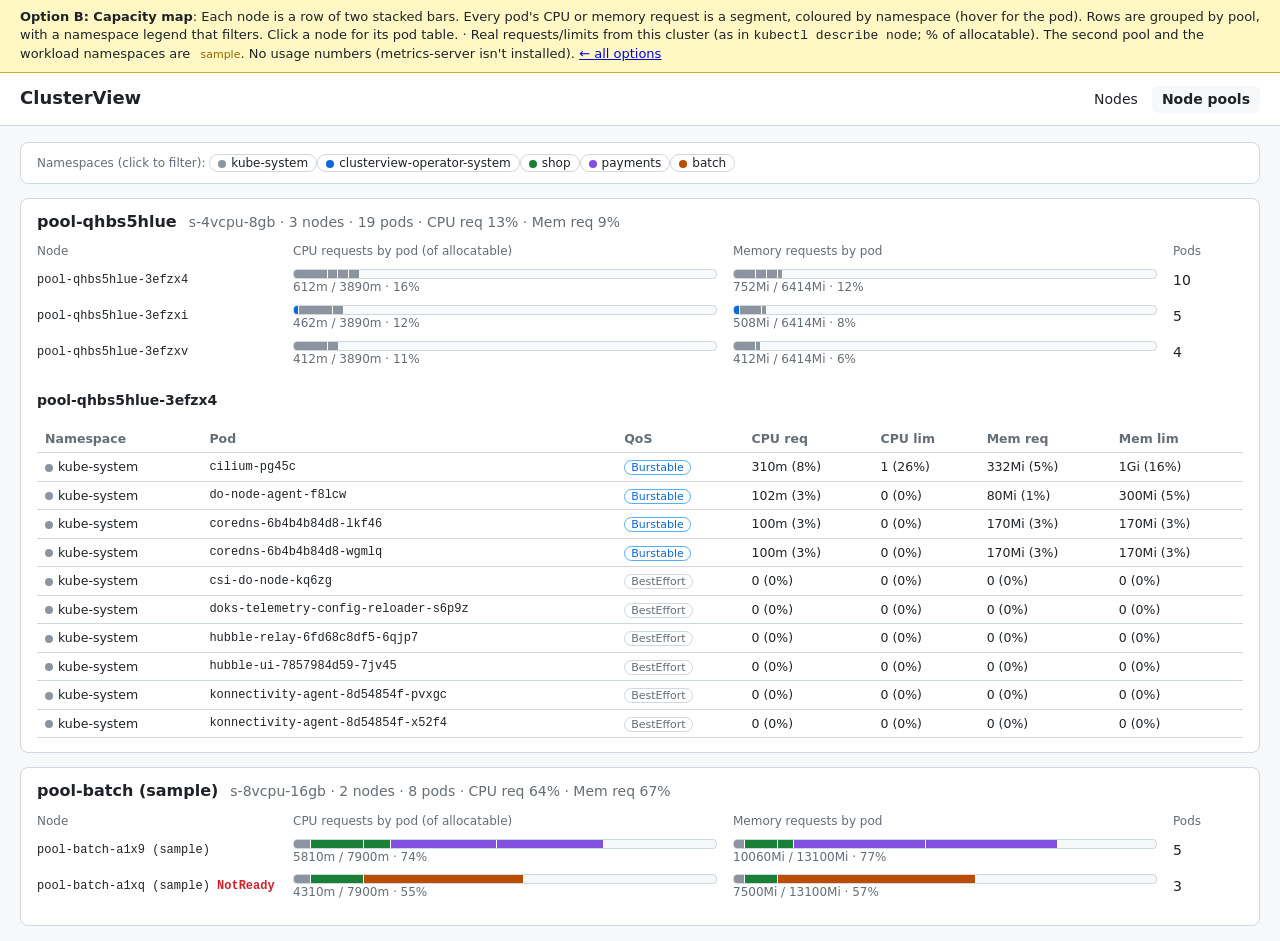
<file: docs/design/pools/option-b-capacity-map.html>
<!doctype html><html lang="en"><head><meta charset="utf-8"><title>ClusterView: Option B: Capacity map</title><style>:root {
  --fg: #1f2328;
  --muted: #656d76;
  --border: #d0d7de;
  --bg: #f6f8fa;
  --card: #ffffff;
  --accent: #0969da;
  --ok: #1a7f37;
  --bad: #cf222e;
  --unknown: #9a6700;
}

* { box-sizing: border-box; }

body {
  margin: 0;
  font: 14px/1.4 system-ui, -apple-system, "Segoe UI", sans-serif;
  color: var(--fg);
  background: var(--bg);
}

header {
  display: flex;
  flex-wrap: wrap;
  align-items: baseline;
  gap: 8px 24px;
  padding: 12px 20px;
  background: var(--card);
  border-bottom: 1px solid var(--border);
}

h1 { font-size: 18px; margin: 0; }
h2 { font-size: 16px; margin: 0; }

.summary { display: flex; flex-wrap: wrap; gap: 6px 16px; }
.summary b { font-variant-numeric: tabular-nums; }
.updated, .muted { color: var(--muted); }

.banner {
  margin: 12px 20px 0;
  padding: 8px 12px;
  border: 1px solid var(--bad);
  border-radius: 6px;
  background: #ffebe9;
}

/* Last good data stays visible but dimmed while the API is unreachable. */
.stale { opacity: 0.5; }

main { padding: 16px 20px; display: grid; gap: 16px; }

.nodes {
  display: grid;
  grid-template-columns: repeat(auto-fill, minmax(240px, 1fr));
  gap: 12px;
}

.node {
  text-align: left;
  font: inherit;
  color: inherit;
  padding: 12px;
  background: var(--card);
  border: 1px solid var(--border);
  border-radius: 8px;
  cursor: pointer;
}
.node:hover { border-color: var(--accent); }
.node.selected { border-color: var(--accent); box-shadow: 0 0 0 2px var(--accent); }

.node-head { display: flex; flex-wrap: wrap; align-items: center; gap: 6px; margin-bottom: 8px; }
.node-name { font-weight: 600; margin-right: auto; word-break: break-all; }

.badge {
  font-size: 12px;
  padding: 1px 8px;
  border-radius: 10px;
  color: #fff;
}
.badge.Ready { background: var(--ok); }
.badge.NotReady { background: var(--bad); }
.badge.Unknown { background: var(--unknown); }
.badge.cordoned { background: var(--muted); }

.metrics { display: grid; grid-template-columns: auto 1fr; gap: 2px 12px; margin: 0; }
.metrics dt { color: var(--muted); }
.metrics dd { margin: 0; font-variant-numeric: tabular-nums; }

.pods {
  padding: 12px;
  background: var(--card);
  border: 1px solid var(--border);
  border-radius: 8px;
}
.pods-head { display: flex; align-items: center; justify-content: space-between; margin-bottom: 8px; }
.pods .banner { margin: 0 0 8px; border-color: var(--unknown); background: #fff8c5; }

table { width: 100%; border-collapse: collapse; }
th, td { text-align: left; padding: 4px 8px; border-bottom: 1px solid var(--border); }
th { color: var(--muted); font-weight: 600; }
.num { text-align: right; font-variant-numeric: tabular-nums; }
td.restarts-high { color: var(--bad); font-weight: 600; }

.mock-note{margin:0;padding:8px 20px;background:#fff8c5;border-bottom:1px solid #d4a72c;font-size:13px}
nav.top{display:flex;gap:4px;margin-left:auto}nav.top a{padding:4px 10px;border-radius:6px;color:var(--fg);text-decoration:none}nav.top a.on{background:var(--bg);font-weight:600}
.wrap{padding:16px 20px;display:grid;gap:14px}
.panel{background:var(--card);border:1px solid var(--border);border-radius:8px}
.meter{margin:6px 0}.meter-l{display:flex;justify-content:space-between;font-size:12px;gap:8px}
.track{position:relative;height:8px;background:var(--bg);border:1px solid var(--border);border-radius:4px;overflow:visible;margin-top:3px}
.fill{height:100%;background:var(--accent);border-radius:4px}.limit{position:absolute;top:-3px;width:2px;height:14px;background:var(--unknown)}
.chips{display:flex;flex-wrap:wrap;gap:6px}.chip{font-size:12px;border:1px solid var(--border);border-radius:12px;padding:1px 8px;background:var(--card)}
.dot{display:inline-block;width:8px;height:8px;border-radius:50%;margin-right:5px;vertical-align:middle}
table.pt{width:100%;border-collapse:collapse;font-size:12.5px}table.pt th,table.pt td{padding:5px 8px;border-bottom:1px solid var(--border);text-align:left;white-space:nowrap}
table.pt th{color:var(--muted);font-weight:600}.mono{font-family:ui-monospace,Menlo,monospace;font-size:12px}
.q{font-size:11px;padding:0 6px;border-radius:10px;border:1px solid var(--border)}.q-Guaranteed{color:var(--ok);border-color:var(--ok)}.q-BestEffort{color:var(--muted)}.q-Burstable{color:var(--accent);border-color:#54aeff}
.sample{font-size:11px;color:var(--unknown);margin-left:6px}.nr{color:var(--bad);font-weight:600}
.stack{display:flex;height:10px;background:var(--bg);border:1px solid var(--border);border-radius:4px;overflow:hidden;margin-top:3px}.stack span{height:100%;border-right:1px solid #fff}
.legend{font-size:12px;color:var(--muted)}
.grid{display:grid;grid-template-columns:240px 1fr 1fr 70px;gap:6px 16px;align-items:center;padding:10px 16px}.grid .h{font-size:12px;color:var(--muted)}.row{cursor:pointer}.row:hover{background:var(--bg)}.pool-t{padding:12px 16px 0;display:flex;gap:12px;align-items:baseline}.detail{padding:0 16px 14px}.nsf{cursor:pointer}.nsf.off{opacity:.35}</style></head><body>
<p class="mock-note"><b>Option B: Capacity map</b>: Each node is a row of two stacked bars. Every pod's CPU or memory request is a segment, coloured by namespace (hover for the pod). Rows are grouped by pool, with a namespace legend that filters. Click a node for its pod table. · Real requests/limits from this cluster (as in <code>kubectl describe node</code>; % of allocatable). The second pool and the workload namespaces are <span class="sample">sample</span>. No usage numbers (metrics-server isn't installed). <a href="index.html">← all options</a></p>
<header><h1>ClusterView</h1><nav class="top"><a href="#">Nodes</a><a class="on" href="#">Node pools</a></nav></header>
<main class="wrap" id="root"></main><script>
const POOLS=[{"name": "pool-qhbs5hlue", "type": "s-4vcpu-8gb", "sample": false, "nodes": [{"name": "pool-qhbs5hlue-3efzx4", "ready": true, "alloc": {"cpu": 3890, "mem": 6414}, "pods": [{"ns": "kube-system", "name": "cilium-pg45c", "cr": 310, "cl": 1000, "mr": 332, "ml": 1024, "qos": "Burstable", "sample": false}, {"ns": "kube-system", "name": "coredns-6b4b4b84d8-lkf46", "cr": 100, "cl": 0, "mr": 170, "ml": 170, "qos": "Burstable", "sample": false}, {"ns": "kube-system", "name": "coredns-6b4b4b84d8-wgmlq", "cr": 100, "cl": 0, "mr": 170, "ml": 170, "qos": "Burstable", "sample": false}, {"ns": "kube-system", "name": "csi-do-node-kq6zg", "cr": 0, "cl": 0, "mr": 0, "ml": 0, "qos": "BestEffort", "sample": false}, {"ns": "kube-system", "name": "do-node-agent-f8lcw", "cr": 102, "cl": 0, "mr": 80, "ml": 300, "qos": "Burstable", "sample": false}, {"ns": "kube-system", "name": "doks-telemetry-config-reloader-s6p9z", "cr": 0, "cl": 0, "mr": 0, "ml": 0, "qos": "BestEffort", "sample": false}, {"ns": "kube-system", "name": "hubble-relay-6fd68c8df5-6qjp7", "cr": 0, "cl": 0, "mr": 0, "ml": 0, "qos": "BestEffort", "sample": false}, {"ns": "kube-system", "name": "hubble-ui-7857984d59-7jv45", "cr": 0, "cl": 0, "mr": 0, "ml": 0, "qos": "BestEffort", "sample": false}, {"ns": "kube-system", "name": "konnectivity-agent-8d54854f-pvxgc", "cr": 0, "cl": 0, "mr": 0, "ml": 0, "qos": "BestEffort", "sample": false}, {"ns": "kube-system", "name": "konnectivity-agent-8d54854f-x52f4", "cr": 0, "cl": 0, "mr": 0, "ml": 0, "qos": "BestEffort", "sample": false}]}, {"name": "pool-qhbs5hlue-3efzxi", "ready": true, "alloc": {"cpu": 3890, "mem": 6414}, "pods": [{"ns": "clusterview-operator-system", "name": "clusterview-operator-controller-manager-5c47c65675-hnpn8", "cr": 50, "cl": 500, "mr": 96, "ml": 256, "qos": "Burstable", "sample": false}, {"ns": "kube-system", "name": "cilium-lz7dt", "cr": 310, "cl": 1000, "mr": 332, "ml": 1024, "qos": "Burstable", "sample": false}, {"ns": "kube-system", "name": "csi-do-node-lt8xv", "cr": 0, "cl": 0, "mr": 0, "ml": 0, "qos": "BestEffort", "sample": false}, {"ns": "kube-system", "name": "do-node-agent-plwfh", "cr": 102, "cl": 0, "mr": 80, "ml": 300, "qos": "Burstable", "sample": false}, {"ns": "kube-system", "name": "doks-telemetry-config-reloader-fpt29", "cr": 0, "cl": 0, "mr": 0, "ml": 0, "qos": "BestEffort", "sample": false}]}, {"name": "pool-qhbs5hlue-3efzxv", "ready": true, "alloc": {"cpu": 3890, "mem": 6414}, "pods": [{"ns": "kube-system", "name": "cilium-pvlh9", "cr": 310, "cl": 1000, "mr": 332, "ml": 1024, "qos": "Burstable", "sample": false}, {"ns": "kube-system", "name": "csi-do-node-5l586", "cr": 0, "cl": 0, "mr": 0, "ml": 0, "qos": "BestEffort", "sample": false}, {"ns": "kube-system", "name": "do-node-agent-s44cf", "cr": 102, "cl": 0, "mr": 80, "ml": 300, "qos": "Burstable", "sample": false}, {"ns": "kube-system", "name": "doks-telemetry-config-reloader-scw9h", "cr": 0, "cl": 0, "mr": 0, "ml": 0, "qos": "BestEffort", "sample": false}]}]}, {"name": "pool-batch (sample)", "type": "s-8vcpu-16gb", "sample": true, "nodes": [{"name": "pool-batch-a1x9 (sample)", "ready": true, "alloc": {"cpu": 7900, "mem": 13100}, "pods": [{"ns": "kube-system", "name": "cilium-a1", "cr": 310, "cl": 1000, "mr": 332, "ml": 1024, "qos": "Burstable", "sample": true}, {"ns": "shop", "name": "checkout-7d9f-2kq", "cr": 1000, "cl": 2000, "mr": 1024, "ml": 2048, "qos": "Burstable", "sample": true}, {"ns": "shop", "name": "catalog-5c8b-x8z", "cr": 500, "cl": 1000, "mr": 512, "ml": 1024, "qos": "Burstable", "sample": true}, {"ns": "payments", "name": "ledger-0", "cr": 2000, "cl": 2000, "mr": 4096, "ml": 4096, "qos": "Guaranteed", "sample": true}, {"ns": "payments", "name": "ledger-1", "cr": 2000, "cl": 2000, "mr": 4096, "ml": 4096, "qos": "Guaranteed", "sample": true}]}, {"name": "pool-batch-a1xq (sample)", "ready": false, "alloc": {"cpu": 7900, "mem": 13100}, "pods": [{"ns": "kube-system", "name": "cilium-a2", "cr": 310, "cl": 1000, "mr": 332, "ml": 1024, "qos": "Burstable", "sample": true}, {"ns": "shop", "name": "checkout-7d9f-9mm", "cr": 1000, "cl": 2000, "mr": 1024, "ml": 2048, "qos": "Burstable", "sample": true}, {"ns": "batch", "name": "nightly-report-28h1", "cr": 3000, "cl": 6000, "mr": 6144, "ml": 12288, "qos": "Burstable", "sample": true}]}]}];
const NS_COLORS={"kube-system":"#8c959f","clusterview-operator-system":"#0969da","shop":"#1a7f37","payments":"#8250df","batch":"#bc4c00"};
const col=ns=>NS_COLORS[ns]||"#57606a";
const pct=(v,a)=>a?Math.round(v*100/a):0;
const cpu=m=>m===0?"0":m%1000===0?(m/1000)+"":m+"m";
const mem=m=>m===0?"0":m>=1024&&m%1024===0?(m/1024)+"Gi":m+"Mi";
function el(t,a={},...kids){const e=document.createElement(t);for(const[k,v]of Object.entries(a)){if(k==="class")e.className=v;else if(k==="style")e.style.cssText=v;else if(k.startsWith("on"))e[k]=v;else e.setAttribute(k,v)}for(const c of kids.flat())if(c!=null)e.append(c.nodeType?c:document.createTextNode(String(c)));return e}
function sum(pods,k){return pods.reduce((s,p)=>s+p[k],0)}
function nodeTotals(n){return{cr:sum(n.pods,"cr"),cl:sum(n.pods,"cl"),mr:sum(n.pods,"mr"),ml:sum(n.pods,"ml")}}
function poolTotals(pl){const a={cpu:0,mem:0},t={cr:0,cl:0,mr:0,ml:0,pods:0};for(const n of pl.nodes){a.cpu+=n.alloc.cpu;a.mem+=n.alloc.mem;const x=nodeTotals(n);for(const k in x)t[k]+=x[k];t.pods+=n.pods.length}return{a,t}}
function nsCounts(pods){const m={};for(const p of pods)m[p.ns]=(m[p.ns]||0)+1;return Object.entries(m).sort((a,b)=>b[1]-a[1])}
// Bar: requests solid, limits as outline marker; >100% limits flagged overcommitted.
function bar(label,req,lim,alloc,fmt){const r=pct(req,alloc),l=pct(lim,alloc);
 return el("div",{class:"meter"},el("div",{class:"meter-l"},el("span",{},label),el("span",{class:"muted"},`req ${fmt(req)} (${r}%) · lim ${fmt(lim)} (${l}%)${l>100?" ⚠ overcommitted":""}`)),
  el("div",{class:"track"},el("div",{class:"fill",style:`width:${Math.min(r,100)}%`}),el("div",{class:"limit",style:`left:${Math.min(l,100)}%`,title:`limits ${l}%`})))}
function nsChips(pods){return el("div",{class:"chips"},nsCounts(pods).map(([ns,c])=>el("span",{class:"chip"},el("i",{class:"dot",style:`background:${col(ns)}`}),`${ns} `,el("b",{},c))))}
function podTable(n){const rows=[...n.pods].sort((a,b)=>b.cr-a.cr||b.mr-a.mr);
 return el("table",{class:"pt"},el("thead",{},el("tr",{},["Namespace","Pod","QoS","CPU req","CPU lim","Mem req","Mem lim"].map(h=>el("th",{},h)))),
  el("tbody",{},rows.map(p=>el("tr",{},el("td",{},el("i",{class:"dot",style:`background:${col(p.ns)}`}),p.ns),el("td",{class:"mono"},p.name,p.sample?el("span",{class:"sample"},"sample"):null),el("td",{},el("span",{class:"q q-"+p.qos},p.qos)),
   el("td",{},`${cpu(p.cr)} (${pct(p.cr,n.alloc.cpu)}%)`),el("td",{},`${cpu(p.cl)} (${pct(p.cl,n.alloc.cpu)}%)`),el("td",{},`${mem(p.mr)} (${pct(p.mr,n.alloc.mem)}%)`),el("td",{},`${mem(p.ml)} (${pct(p.ml,n.alloc.mem)}%)`)))))}
// Stacked share bar: each pod's request as a segment, coloured by namespace.
function stack(n,k,allocK){return el("div",{class:"stack",title:k==="cr"?"CPU requests by pod":"Memory requests by pod"},n.pods.filter(p=>p[k]>0).map(p=>el("span",{style:`width:${p[k]*100/n.alloc[allocK]}%;background:${col(p.ns)}`,title:`${p.ns}/${p.name}: ${k==="cr"?cpu(p[k]):mem(p[k])} (${pct(p[k],n.alloc[allocK])}%)`})))}

const root=document.getElementById('root');const off=new Set();
const legend=el("div",{class:"panel",style:"padding:10px 16px"});root.append(legend);const host=el("div",{style:"display:grid;gap:14px"});root.append(host);
function draw(){legend.replaceChildren(el("span",{class:"legend"},"Namespaces (click to filter): "),...Object.keys(NS_COLORS).map(ns=>el("span",{class:"chip nsf"+(off.has(ns)?" off":""),onclick:()=>{off.has(ns)?off.delete(ns):off.add(ns);draw()}},el("i",{class:"dot",style:`background:${col(ns)}`}),ns)));
 host.replaceChildren();for(const pl of POOLS){const {a,t}=poolTotals(pl);const sec=el("section",{class:"panel"},el("div",{class:"pool-t"},el("h2",{},pl.name),el("span",{class:"muted"},`${pl.type} · ${pl.nodes.length} nodes · ${t.pods} pods · CPU req ${pct(t.cr,a.cpu)}% · Mem req ${pct(t.mr,a.mem)}%`)));
  const g=el("div",{class:"grid"},el("div",{class:"h"},"Node"),el("div",{class:"h"},"CPU requests by pod (of allocatable)"),el("div",{class:"h"},"Memory requests by pod"),el("div",{class:"h"},"Pods"));sec.append(g);const det=el("div",{class:"detail"});sec.append(det);
  for(const n0 of pl.nodes){const n={...n0,pods:n0.pods.filter(p=>!off.has(p.ns))};const x=nodeTotals(n);
   const cells=[el("div",{class:"mono"},n.name,n.ready?null:el("span",{class:"nr"}," NotReady")),el("div",{},stack(n,"cr","cpu"),el("div",{class:"legend"},`${cpu(x.cr)} / ${cpu(n.alloc.cpu)} · ${pct(x.cr,n.alloc.cpu)}%`)),el("div",{},stack(n,"mr","mem"),el("div",{class:"legend"},`${mem(x.mr)} / ${mem(n.alloc.mem)} · ${pct(x.mr,n.alloc.mem)}%`)),el("div",{},n.pods.length)];
   cells.forEach(c=>{c.classList.add("row");c.onclick=()=>det.replaceChildren(el("h3",{style:"font-size:14px"},n.name),podTable(n))});g.append(...cells)}
  host.append(sec)}}
draw();host.querySelector('.row').click();</script></body></html>
</file>
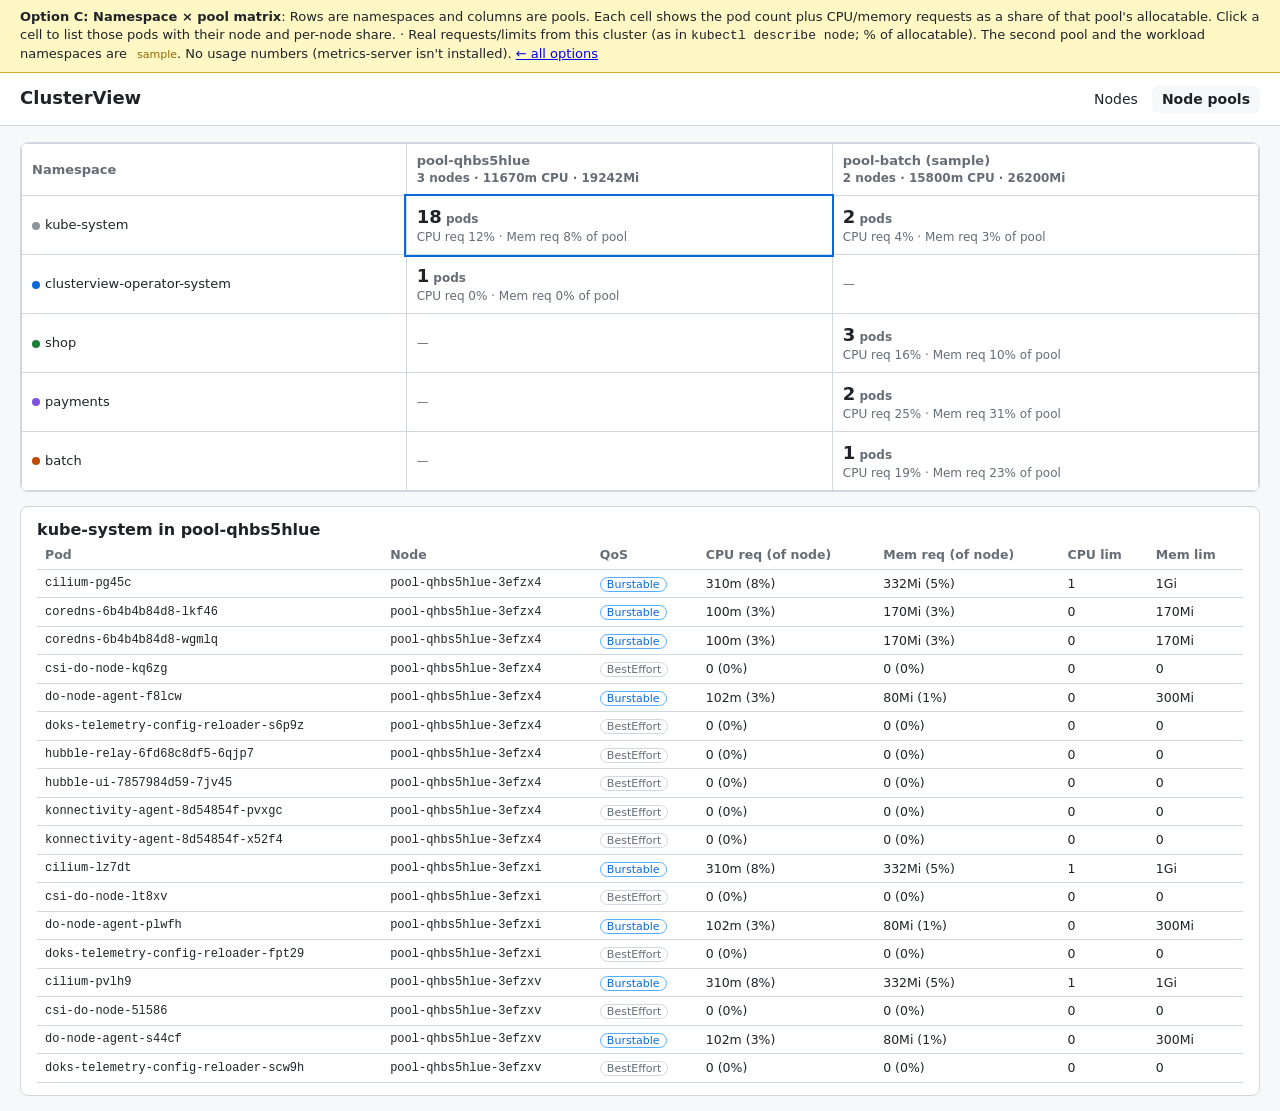
<file: docs/design/pools/option-c-namespace-matrix.html>
<!doctype html><html lang="en"><head><meta charset="utf-8"><title>ClusterView: Option C: Namespace × pool matrix</title><style>:root {
  --fg: #1f2328;
  --muted: #656d76;
  --border: #d0d7de;
  --bg: #f6f8fa;
  --card: #ffffff;
  --accent: #0969da;
  --ok: #1a7f37;
  --bad: #cf222e;
  --unknown: #9a6700;
}

* { box-sizing: border-box; }

body {
  margin: 0;
  font: 14px/1.4 system-ui, -apple-system, "Segoe UI", sans-serif;
  color: var(--fg);
  background: var(--bg);
}

header {
  display: flex;
  flex-wrap: wrap;
  align-items: baseline;
  gap: 8px 24px;
  padding: 12px 20px;
  background: var(--card);
  border-bottom: 1px solid var(--border);
}

h1 { font-size: 18px; margin: 0; }
h2 { font-size: 16px; margin: 0; }

.summary { display: flex; flex-wrap: wrap; gap: 6px 16px; }
.summary b { font-variant-numeric: tabular-nums; }
.updated, .muted { color: var(--muted); }

.banner {
  margin: 12px 20px 0;
  padding: 8px 12px;
  border: 1px solid var(--bad);
  border-radius: 6px;
  background: #ffebe9;
}

/* Last good data stays visible but dimmed while the API is unreachable. */
.stale { opacity: 0.5; }

main { padding: 16px 20px; display: grid; gap: 16px; }

.nodes {
  display: grid;
  grid-template-columns: repeat(auto-fill, minmax(240px, 1fr));
  gap: 12px;
}

.node {
  text-align: left;
  font: inherit;
  color: inherit;
  padding: 12px;
  background: var(--card);
  border: 1px solid var(--border);
  border-radius: 8px;
  cursor: pointer;
}
.node:hover { border-color: var(--accent); }
.node.selected { border-color: var(--accent); box-shadow: 0 0 0 2px var(--accent); }

.node-head { display: flex; flex-wrap: wrap; align-items: center; gap: 6px; margin-bottom: 8px; }
.node-name { font-weight: 600; margin-right: auto; word-break: break-all; }

.badge {
  font-size: 12px;
  padding: 1px 8px;
  border-radius: 10px;
  color: #fff;
}
.badge.Ready { background: var(--ok); }
.badge.NotReady { background: var(--bad); }
.badge.Unknown { background: var(--unknown); }
.badge.cordoned { background: var(--muted); }

.metrics { display: grid; grid-template-columns: auto 1fr; gap: 2px 12px; margin: 0; }
.metrics dt { color: var(--muted); }
.metrics dd { margin: 0; font-variant-numeric: tabular-nums; }

.pods {
  padding: 12px;
  background: var(--card);
  border: 1px solid var(--border);
  border-radius: 8px;
}
.pods-head { display: flex; align-items: center; justify-content: space-between; margin-bottom: 8px; }
.pods .banner { margin: 0 0 8px; border-color: var(--unknown); background: #fff8c5; }

table { width: 100%; border-collapse: collapse; }
th, td { text-align: left; padding: 4px 8px; border-bottom: 1px solid var(--border); }
th { color: var(--muted); font-weight: 600; }
.num { text-align: right; font-variant-numeric: tabular-nums; }
td.restarts-high { color: var(--bad); font-weight: 600; }

.mock-note{margin:0;padding:8px 20px;background:#fff8c5;border-bottom:1px solid #d4a72c;font-size:13px}
nav.top{display:flex;gap:4px;margin-left:auto}nav.top a{padding:4px 10px;border-radius:6px;color:var(--fg);text-decoration:none}nav.top a.on{background:var(--bg);font-weight:600}
.wrap{padding:16px 20px;display:grid;gap:14px}
.panel{background:var(--card);border:1px solid var(--border);border-radius:8px}
.meter{margin:6px 0}.meter-l{display:flex;justify-content:space-between;font-size:12px;gap:8px}
.track{position:relative;height:8px;background:var(--bg);border:1px solid var(--border);border-radius:4px;overflow:visible;margin-top:3px}
.fill{height:100%;background:var(--accent);border-radius:4px}.limit{position:absolute;top:-3px;width:2px;height:14px;background:var(--unknown)}
.chips{display:flex;flex-wrap:wrap;gap:6px}.chip{font-size:12px;border:1px solid var(--border);border-radius:12px;padding:1px 8px;background:var(--card)}
.dot{display:inline-block;width:8px;height:8px;border-radius:50%;margin-right:5px;vertical-align:middle}
table.pt{width:100%;border-collapse:collapse;font-size:12.5px}table.pt th,table.pt td{padding:5px 8px;border-bottom:1px solid var(--border);text-align:left;white-space:nowrap}
table.pt th{color:var(--muted);font-weight:600}.mono{font-family:ui-monospace,Menlo,monospace;font-size:12px}
.q{font-size:11px;padding:0 6px;border-radius:10px;border:1px solid var(--border)}.q-Guaranteed{color:var(--ok);border-color:var(--ok)}.q-BestEffort{color:var(--muted)}.q-Burstable{color:var(--accent);border-color:#54aeff}
.sample{font-size:11px;color:var(--unknown);margin-left:6px}.nr{color:var(--bad);font-weight:600}
.stack{display:flex;height:10px;background:var(--bg);border:1px solid var(--border);border-radius:4px;overflow:hidden;margin-top:3px}.stack span{height:100%;border-right:1px solid #fff}
.legend{font-size:12px;color:var(--muted)}
table.mx{border-collapse:collapse;width:100%;background:var(--card)}table.mx th,table.mx td{border:1px solid var(--border);padding:8px 10px;text-align:left;font-size:13px}table.mx td.c{cursor:pointer}table.mx td.c:hover{background:#ddf4ff}table.mx td.sel{outline:2px solid var(--accent)}.cn{font-size:18px;font-weight:600}.sm{font-size:12px;color:var(--muted)}</style></head><body>
<p class="mock-note"><b>Option C: Namespace × pool matrix</b>: Rows are namespaces and columns are pools. Each cell shows the pod count plus CPU/memory requests as a share of that pool's allocatable. Click a cell to list those pods with their node and per-node share. · Real requests/limits from this cluster (as in <code>kubectl describe node</code>; % of allocatable). The second pool and the workload namespaces are <span class="sample">sample</span>. No usage numbers (metrics-server isn't installed). <a href="index.html">← all options</a></p>
<header><h1>ClusterView</h1><nav class="top"><a href="#">Nodes</a><a class="on" href="#">Node pools</a></nav></header>
<main class="wrap" id="root"></main><script>
const POOLS=[{"name": "pool-qhbs5hlue", "type": "s-4vcpu-8gb", "sample": false, "nodes": [{"name": "pool-qhbs5hlue-3efzx4", "ready": true, "alloc": {"cpu": 3890, "mem": 6414}, "pods": [{"ns": "kube-system", "name": "cilium-pg45c", "cr": 310, "cl": 1000, "mr": 332, "ml": 1024, "qos": "Burstable", "sample": false}, {"ns": "kube-system", "name": "coredns-6b4b4b84d8-lkf46", "cr": 100, "cl": 0, "mr": 170, "ml": 170, "qos": "Burstable", "sample": false}, {"ns": "kube-system", "name": "coredns-6b4b4b84d8-wgmlq", "cr": 100, "cl": 0, "mr": 170, "ml": 170, "qos": "Burstable", "sample": false}, {"ns": "kube-system", "name": "csi-do-node-kq6zg", "cr": 0, "cl": 0, "mr": 0, "ml": 0, "qos": "BestEffort", "sample": false}, {"ns": "kube-system", "name": "do-node-agent-f8lcw", "cr": 102, "cl": 0, "mr": 80, "ml": 300, "qos": "Burstable", "sample": false}, {"ns": "kube-system", "name": "doks-telemetry-config-reloader-s6p9z", "cr": 0, "cl": 0, "mr": 0, "ml": 0, "qos": "BestEffort", "sample": false}, {"ns": "kube-system", "name": "hubble-relay-6fd68c8df5-6qjp7", "cr": 0, "cl": 0, "mr": 0, "ml": 0, "qos": "BestEffort", "sample": false}, {"ns": "kube-system", "name": "hubble-ui-7857984d59-7jv45", "cr": 0, "cl": 0, "mr": 0, "ml": 0, "qos": "BestEffort", "sample": false}, {"ns": "kube-system", "name": "konnectivity-agent-8d54854f-pvxgc", "cr": 0, "cl": 0, "mr": 0, "ml": 0, "qos": "BestEffort", "sample": false}, {"ns": "kube-system", "name": "konnectivity-agent-8d54854f-x52f4", "cr": 0, "cl": 0, "mr": 0, "ml": 0, "qos": "BestEffort", "sample": false}]}, {"name": "pool-qhbs5hlue-3efzxi", "ready": true, "alloc": {"cpu": 3890, "mem": 6414}, "pods": [{"ns": "clusterview-operator-system", "name": "clusterview-operator-controller-manager-5c47c65675-hnpn8", "cr": 50, "cl": 500, "mr": 96, "ml": 256, "qos": "Burstable", "sample": false}, {"ns": "kube-system", "name": "cilium-lz7dt", "cr": 310, "cl": 1000, "mr": 332, "ml": 1024, "qos": "Burstable", "sample": false}, {"ns": "kube-system", "name": "csi-do-node-lt8xv", "cr": 0, "cl": 0, "mr": 0, "ml": 0, "qos": "BestEffort", "sample": false}, {"ns": "kube-system", "name": "do-node-agent-plwfh", "cr": 102, "cl": 0, "mr": 80, "ml": 300, "qos": "Burstable", "sample": false}, {"ns": "kube-system", "name": "doks-telemetry-config-reloader-fpt29", "cr": 0, "cl": 0, "mr": 0, "ml": 0, "qos": "BestEffort", "sample": false}]}, {"name": "pool-qhbs5hlue-3efzxv", "ready": true, "alloc": {"cpu": 3890, "mem": 6414}, "pods": [{"ns": "kube-system", "name": "cilium-pvlh9", "cr": 310, "cl": 1000, "mr": 332, "ml": 1024, "qos": "Burstable", "sample": false}, {"ns": "kube-system", "name": "csi-do-node-5l586", "cr": 0, "cl": 0, "mr": 0, "ml": 0, "qos": "BestEffort", "sample": false}, {"ns": "kube-system", "name": "do-node-agent-s44cf", "cr": 102, "cl": 0, "mr": 80, "ml": 300, "qos": "Burstable", "sample": false}, {"ns": "kube-system", "name": "doks-telemetry-config-reloader-scw9h", "cr": 0, "cl": 0, "mr": 0, "ml": 0, "qos": "BestEffort", "sample": false}]}]}, {"name": "pool-batch (sample)", "type": "s-8vcpu-16gb", "sample": true, "nodes": [{"name": "pool-batch-a1x9 (sample)", "ready": true, "alloc": {"cpu": 7900, "mem": 13100}, "pods": [{"ns": "kube-system", "name": "cilium-a1", "cr": 310, "cl": 1000, "mr": 332, "ml": 1024, "qos": "Burstable", "sample": true}, {"ns": "shop", "name": "checkout-7d9f-2kq", "cr": 1000, "cl": 2000, "mr": 1024, "ml": 2048, "qos": "Burstable", "sample": true}, {"ns": "shop", "name": "catalog-5c8b-x8z", "cr": 500, "cl": 1000, "mr": 512, "ml": 1024, "qos": "Burstable", "sample": true}, {"ns": "payments", "name": "ledger-0", "cr": 2000, "cl": 2000, "mr": 4096, "ml": 4096, "qos": "Guaranteed", "sample": true}, {"ns": "payments", "name": "ledger-1", "cr": 2000, "cl": 2000, "mr": 4096, "ml": 4096, "qos": "Guaranteed", "sample": true}]}, {"name": "pool-batch-a1xq (sample)", "ready": false, "alloc": {"cpu": 7900, "mem": 13100}, "pods": [{"ns": "kube-system", "name": "cilium-a2", "cr": 310, "cl": 1000, "mr": 332, "ml": 1024, "qos": "Burstable", "sample": true}, {"ns": "shop", "name": "checkout-7d9f-9mm", "cr": 1000, "cl": 2000, "mr": 1024, "ml": 2048, "qos": "Burstable", "sample": true}, {"ns": "batch", "name": "nightly-report-28h1", "cr": 3000, "cl": 6000, "mr": 6144, "ml": 12288, "qos": "Burstable", "sample": true}]}]}];
const NS_COLORS={"kube-system":"#8c959f","clusterview-operator-system":"#0969da","shop":"#1a7f37","payments":"#8250df","batch":"#bc4c00"};
const col=ns=>NS_COLORS[ns]||"#57606a";
const pct=(v,a)=>a?Math.round(v*100/a):0;
const cpu=m=>m===0?"0":m%1000===0?(m/1000)+"":m+"m";
const mem=m=>m===0?"0":m>=1024&&m%1024===0?(m/1024)+"Gi":m+"Mi";
function el(t,a={},...kids){const e=document.createElement(t);for(const[k,v]of Object.entries(a)){if(k==="class")e.className=v;else if(k==="style")e.style.cssText=v;else if(k.startsWith("on"))e[k]=v;else e.setAttribute(k,v)}for(const c of kids.flat())if(c!=null)e.append(c.nodeType?c:document.createTextNode(String(c)));return e}
function sum(pods,k){return pods.reduce((s,p)=>s+p[k],0)}
function nodeTotals(n){return{cr:sum(n.pods,"cr"),cl:sum(n.pods,"cl"),mr:sum(n.pods,"mr"),ml:sum(n.pods,"ml")}}
function poolTotals(pl){const a={cpu:0,mem:0},t={cr:0,cl:0,mr:0,ml:0,pods:0};for(const n of pl.nodes){a.cpu+=n.alloc.cpu;a.mem+=n.alloc.mem;const x=nodeTotals(n);for(const k in x)t[k]+=x[k];t.pods+=n.pods.length}return{a,t}}
function nsCounts(pods){const m={};for(const p of pods)m[p.ns]=(m[p.ns]||0)+1;return Object.entries(m).sort((a,b)=>b[1]-a[1])}
// Bar: requests solid, limits as outline marker; >100% limits flagged overcommitted.
function bar(label,req,lim,alloc,fmt){const r=pct(req,alloc),l=pct(lim,alloc);
 return el("div",{class:"meter"},el("div",{class:"meter-l"},el("span",{},label),el("span",{class:"muted"},`req ${fmt(req)} (${r}%) · lim ${fmt(lim)} (${l}%)${l>100?" ⚠ overcommitted":""}`)),
  el("div",{class:"track"},el("div",{class:"fill",style:`width:${Math.min(r,100)}%`}),el("div",{class:"limit",style:`left:${Math.min(l,100)}%`,title:`limits ${l}%`})))}
function nsChips(pods){return el("div",{class:"chips"},nsCounts(pods).map(([ns,c])=>el("span",{class:"chip"},el("i",{class:"dot",style:`background:${col(ns)}`}),`${ns} `,el("b",{},c))))}
function podTable(n){const rows=[...n.pods].sort((a,b)=>b.cr-a.cr||b.mr-a.mr);
 return el("table",{class:"pt"},el("thead",{},el("tr",{},["Namespace","Pod","QoS","CPU req","CPU lim","Mem req","Mem lim"].map(h=>el("th",{},h)))),
  el("tbody",{},rows.map(p=>el("tr",{},el("td",{},el("i",{class:"dot",style:`background:${col(p.ns)}`}),p.ns),el("td",{class:"mono"},p.name,p.sample?el("span",{class:"sample"},"sample"):null),el("td",{},el("span",{class:"q q-"+p.qos},p.qos)),
   el("td",{},`${cpu(p.cr)} (${pct(p.cr,n.alloc.cpu)}%)`),el("td",{},`${cpu(p.cl)} (${pct(p.cl,n.alloc.cpu)}%)`),el("td",{},`${mem(p.mr)} (${pct(p.mr,n.alloc.mem)}%)`),el("td",{},`${mem(p.ml)} (${pct(p.ml,n.alloc.mem)}%)`)))))}
// Stacked share bar: each pod's request as a segment, coloured by namespace.
function stack(n,k,allocK){return el("div",{class:"stack",title:k==="cr"?"CPU requests by pod":"Memory requests by pod"},n.pods.filter(p=>p[k]>0).map(p=>el("span",{style:`width:${p[k]*100/n.alloc[allocK]}%;background:${col(p.ns)}`,title:`${p.ns}/${p.name}: ${k==="cr"?cpu(p[k]):mem(p[k])} (${pct(p[k],n.alloc[allocK])}%)`})))}

const root=document.getElementById('root');const nss=[...new Set(POOLS.flatMap(p=>p.nodes.flatMap(n=>n.pods.map(x=>x.ns))))];
const head=el("tr",{},el("th",{},"Namespace"),POOLS.map(pl=>{const {a,t}=poolTotals(pl);return el("th",{},pl.name,el("div",{class:"sm"},`${pl.nodes.length} nodes · ${cpu(a.cpu)} CPU · ${mem(a.mem)}`))}));
const det=el("section",{class:"panel",style:"padding:12px 16px"},el("p",{class:"muted"},"Click a cell"));
const tb=el("tbody");for(const ns of nss){const tr=el("tr",{},el("td",{},el("i",{class:"dot",style:`background:${col(ns)}`}),ns));
 for(const pl of POOLS){const {a}=poolTotals(pl);const rows=pl.nodes.flatMap(n=>n.pods.filter(p=>p.ns===ns).map(p=>({...p,node:n})));
  const td=el("td",{class:"c"},rows.length?[el("div",{class:"cn"},rows.length,el("span",{class:"sm"}," pods")),el("div",{class:"sm"},`CPU req ${pct(sum(rows,"cr"),a.cpu)}% · Mem req ${pct(sum(rows,"mr"),a.mem)}% of pool`)]:el("span",{class:"sm"},"—"));
  td.onclick=()=>{document.querySelectorAll('td.sel').forEach(x=>x.classList.remove('sel'));td.classList.add('sel');det.replaceChildren(el("h2",{},`${ns} in ${pl.name}`),el("table",{class:"pt"},el("thead",{},el("tr",{},["Pod","Node","QoS","CPU req (of node)","Mem req (of node)","CPU lim","Mem lim"].map(h=>el("th",{},h)))),el("tbody",{},rows.map(p=>el("tr",{},el("td",{class:"mono"},p.name),el("td",{class:"mono"},p.node.name),el("td",{},el("span",{class:"q q-"+p.qos},p.qos)),el("td",{},`${cpu(p.cr)} (${pct(p.cr,p.node.alloc.cpu)}%)`),el("td",{},`${mem(p.mr)} (${pct(p.mr,p.node.alloc.mem)}%)`),el("td",{},cpu(p.cl)),el("td",{},mem(p.ml)))))))};tr.append(td)}tb.append(tr)}
root.append(el("section",{class:"panel",style:"overflow:auto"},el("table",{class:"mx"},el("thead",{},head),tb)),det);tb.querySelector('td.c').click();</script></body></html>
</file>
